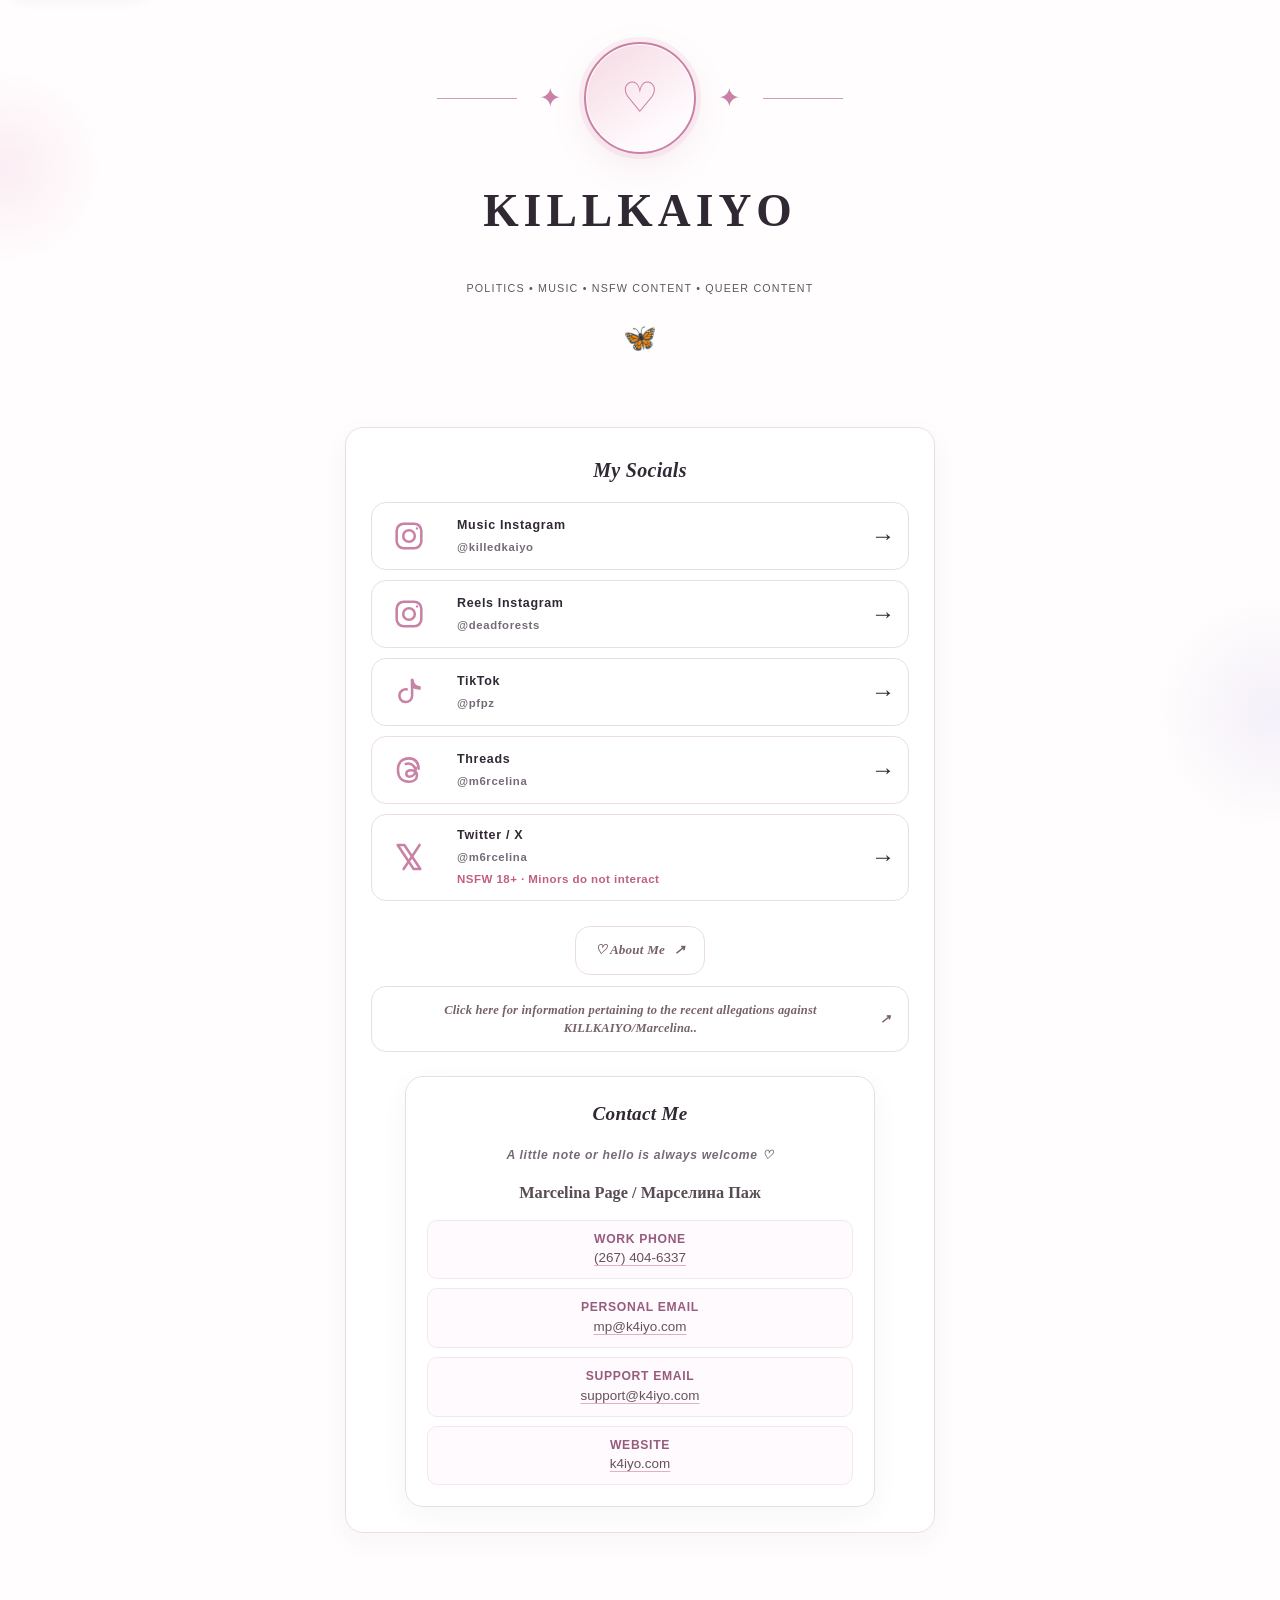
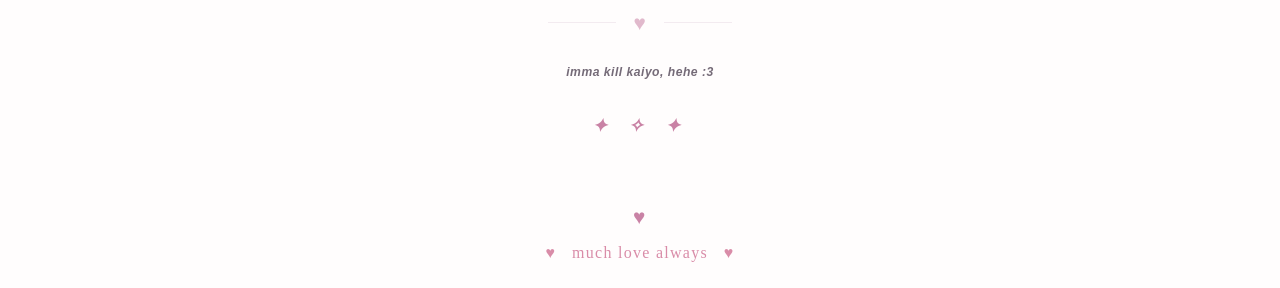
<file: index.html>
<!DOCTYPE html>
<html lang="en">
<head>
  <meta name="google-adsense-account" content="ca-pub-4847884299978433">
  <meta charset="UTF-8">
  <meta name="viewport" content="width=device-width, initial-scale=1">
  <meta name="theme-color" content="#fbf7f8">
  <meta name="description" content="Find and connect with KILLKAIYO across social platforms.">
  <title>}|{</title>
  <style>
    :root {
      color-scheme: light;
      --paper: #fbf7f8;
      --ink: #242126;
      --muted: #777078;
      --pink: #d98ca8;
      --pink-soft: #f3c9d7;
      --pink-pale: #fffafd;
      --line: #f0c4d2;
      --serif: "Bodoni 72", Didot, "Times New Roman", serif;
      --sans: -apple-system, BlinkMacSystemFont, "Segoe UI", sans-serif;
    }

    * { box-sizing: border-box; }

    html { min-height: 100%; scroll-behavior: smooth; }

    body {
      margin: 0;
      min-height: 100vh;
      background:
        radial-gradient(ellipse at 50% 0%, rgba(242, 205, 218, .23), transparent 38rem),
        var(--paper);
      color: var(--ink);
      font-family: var(--sans);
      display: flex;
      flex-direction: column;
    }

    main {
      width: min(100% - 36px, 650px);
      margin: 0 auto;
      padding: 58px 0 36px;
      flex: 1;
    }

    .hero {
      text-align: center;
      padding: 0 0 20px;
    }

    .ornament {
      display: flex;
      align-items: center;
      justify-content: center;
      gap: 22px;
      margin: 0 auto 20px;
      color: var(--pink);
    }

    .ornament-line {
      width: clamp(36px, 12vw, 80px);
      height: 1px;
      background: var(--pink);
      opacity: .8;
    }

    .avatar {
      width: 112px;
      height: 112px;
      display: grid;
      place-items: center;
      border-radius: 50%;
      border: 2px solid var(--pink);
      outline: 5px solid rgba(217, 140, 168, .12);
      background: linear-gradient(145deg, #f5d8e2, #fffafd 75%);
      color: var(--pink);
      font-size: 42px;
      line-height: 1;
      box-shadow: 0 0 0 1px #fff inset;
    }

    .sparkle {
      font-family: var(--serif);
      font-size: 27px;
      line-height: 1;
    }

    h1 {
      margin: 30px 0 13px;
      font-family: var(--serif);
      font-weight: 400;
      font-size: clamp(2.2rem, 8vw, 3.25rem);
      letter-spacing: .16em;
      line-height: 1.2;
    }

    .tagline {
      margin: 0;
      color: #5e5860;
      font-size: .64rem;
      letter-spacing: .20em;
      line-height: 1.9;
      text-transform: uppercase;
    }

    .butterfly {
      margin: 18px 0 0;
      color: var(--pink);
      font-size: 27px;
    }

    .socials {
      margin: 42px 0 0;
    }

    h2 {
      margin: 0 0 24px;
      text-align: center;
      font-family: var(--serif);
      font-size: 1.8rem;
      font-weight: 400;
      font-style: italic;
      letter-spacing: .035em;
    }

    .link-list {
      display: grid;
      gap: 13px;
    }

    .social-link {
      display: grid;
      grid-template-columns: 52px 1fr 22px;
      align-items: center;
      gap: 18px;
      min-height: 82px;
      padding: 15px 22px;
      border: 1px solid var(--line);
      border-radius: 999px;
      background: rgba(255, 250, 253, .48);
      color: var(--ink);
      text-decoration: none;
      transition: transform .18s ease, background .18s ease, border-color .18s ease, box-shadow .18s ease;
      -webkit-tap-highlight-color: transparent;
    }

    .social-link:hover,
    .social-link:focus-visible {
      background: #fffafd;
      border-color: var(--pink);
      box-shadow: 0 7px 24px rgba(192, 111, 143, .09);
      transform: translateY(-2px);
      outline: none;
    }

    .social-link:focus-visible {
      outline: 2px solid var(--pink);
      outline-offset: 4px;
    }

    .platform-icon {
      display: grid;
      place-items: center;
      width: 44px;
      height: 44px;
      color: var(--pink);
    }

    .platform-icon svg {
      width: 34px;
      height: 34px;
      display: block;
      fill: none;
      stroke: currentColor;
      stroke-width: 1.8;
      stroke-linecap: round;
      stroke-linejoin: round;
    }

    .platform-icon .filled {
      fill: currentColor;
      stroke: none;
    }

    .link-copy { min-width: 0; }

    .platform-name {
      display: block;
      font-family: var(--serif);
      font-size: 1.2rem;
      letter-spacing: .025em;
    }

    .handle {
      display: block;
      margin-top: 4px;
      color: var(--muted);
      font-size: .88rem;
      letter-spacing: .12em;
      overflow-wrap: anywhere;
    }

    .arrow {
      color: var(--ink);
      font-size: 1.5rem;
      font-weight: 300;
      transition: transform .18s ease;
    }

    .social-link:hover .arrow,
    .social-link:focus-visible .arrow { transform: translateX(3px); }

    .about-wrap {
      margin: 18px auto 0;
      text-align: center;
    }

    .about-link {
      display: inline-flex;
      align-items: center;
      justify-content: center;
      gap: 9px;
      padding: 9px 19px;
      border: 1px solid #ead5de;
      border-radius: 999px;
      background: rgba(255, 250, 253, .42);
      color: #76616b;
      font-family: var(--serif);
      font-size: .94rem;
      font-style: italic;
      letter-spacing: .04em;
      text-decoration: none;
      transition: background .18s ease, border-color .18s ease, transform .18s ease;
    }

    .about-link:hover,
    .about-link:focus-visible {
      background: #fffafd;
      border-color: var(--pink);
      transform: translateY(-1px);
      outline: none;
    }

    .about-link:focus-visible {
      outline: 2px solid var(--pink);
      outline-offset: 3px;
    }


    .allegations-link {
      margin-top: 10px;
      max-width: 100%;
      white-space: normal;
      line-height: 1.5;
    }

    .contact-card {
      width: min(100%, 470px);
      margin: 24px auto 0;
      padding: 21px 22px 20px;
      border: 1px solid #f1d6e0;
      border-radius: 22px;
      background: rgba(255, 250, 253, .52);
      text-align: center;
    }

    .contact-card h2 {
      margin: 0 0 5px;
      font-size: 1.45rem;
    }

    .contact-intro {
      margin: 0 0 16px;
      color: var(--muted);
      font-family: var(--serif);
      font-size: .88rem;
      font-style: italic;
    }

    .contact-name {
      margin: 0 0 13px;
      color: #594c54;
      font-family: var(--serif);
      font-size: 1rem;
      line-height: 1.6;
    }

    .contact-details {
      display: grid;
      gap: 9px;
      font-size: .84rem;
      line-height: 1.55;
    }

    .contact-details p {
      margin: 0;
      overflow-wrap: anywhere;
    }

    .contact-label {
      display: block;
      color: #9a7182;
      font-size: .68rem;
      letter-spacing: .12em;
      text-transform: uppercase;
    }

    .contact-details a {
      color: #66515b;
      text-decoration-color: #e4afc2;
      text-underline-offset: 3px;
    }

    .closing {
      margin: 42px 0 0;
      text-align: center;
      color: var(--muted);
      font-family: var(--serif);
      font-size: .98rem;
      font-style: italic;
      line-height: 1.9;
      letter-spacing: .02em;
    }

    .heart-divider {
      display: flex;
      align-items: center;
      justify-content: center;
      gap: 18px;
      margin-bottom: 18px;
      color: var(--pink);
      font-size: 1.3rem;
    }

    .heart-divider::before,
    .heart-divider::after {
      content: "";
      width: 68px;
      height: 1px;
      background: var(--line);
    }

    .stars {
      margin: 25px 0 0;
      color: var(--pink);
      letter-spacing: .45em;
      font-size: 1.15rem;
    }

    footer {
      position: relative;
      padding: 25px 18px 30px;
      color: #8a7c84;
      text-align: center;
      font-size: .72rem;
      letter-spacing: .14em;
    }

    .footer-heart {
      display: inline-block;
      color: var(--pink);
      font-size: 1.3rem;
      margin-bottom: 5px;
    }

    @media (max-width: 480px) {
      main { padding-top: 40px; }
      .avatar { width: 96px; height: 96px; font-size: 36px; }
      .social-link { grid-template-columns: 42px 1fr 18px; gap: 12px; min-height: 76px; padding: 13px 17px; }
      .platform-icon { width: 38px; height: 38px; }
      .platform-icon svg { width: 30px; height: 30px; }
      .platform-name { font-size: 1.1rem; }
      .handle { font-size: .8rem; }
      .tagline { letter-spacing: .13em; font-size: .59rem; }
      .socials { margin-top: 34px; }
    }

    @media (prefers-reduced-motion: reduce) {
      *, *::before, *::after {
        scroll-behavior: auto !important;
        transition-duration: .01ms !important;
        animation-duration: .01ms !important;
      }
    }
  

/* KILLKAIYO refreshed visual system */
:root {
  --ink: #29232d;
  --muted: #766d79;
  --pink: #d98caf;
  --pink-deep: #a85f88;
  --pink-soft: #f8e5ee;
  --lilac: #e9e1f7;
  --blue-soft: #e5f2f8;
  --paper: #fffafd;
  --line: #efdae7;
  --shadow: 0 22px 70px rgba(116, 76, 103, .09);
}
html { scroll-behavior: smooth; }
body {
  background-color: var(--paper);
  background-image:
    radial-gradient(ellipse at 8% 5%, rgba(248, 220, 235, .72), transparent 34rem),
    radial-gradient(ellipse at 94% 88%, rgba(220, 237, 248, .68), transparent 36rem),
    radial-gradient(ellipse at 50% 48%, rgba(239, 230, 249, .24), transparent 42rem);
}
::selection { background: #f4cfe0; color: #332635; }
a { transition: color .2s ease, background .2s ease, border-color .2s ease, transform .2s ease, box-shadow .2s ease; }
a:focus-visible {
  outline: 3px solid rgba(169, 103, 145, .55);
  outline-offset: 4px;
  border-radius: 5px;
}
h1, h2 { text-wrap: balance; }
@media (prefers-reduced-motion: reduce) {
  *, *::before, *::after { scroll-behavior: auto !important; transition-duration: .01ms !important; animation-duration: .01ms !important; }
}

/* Homepage refinements */
main { width: min(100% - 34px, 660px); padding-top: clamp(34px, 7vw, 64px); padding-bottom: 42px; }
.hero { padding-bottom: 28px; }
.avatar { box-shadow: 0 12px 34px rgba(193, 126, 159, .13), 0 0 0 1px #fff inset; }
h1 { letter-spacing: .13em; }
.tagline { max-width: 38rem; margin-inline: auto; line-height: 2.1; }
.socials, .contact-card {
  border: 1px solid rgba(239, 218, 231, .9);
  border-radius: 26px;
  background: rgba(255, 255, 255, .72);
  box-shadow: var(--shadow);
  backdrop-filter: blur(12px);
}
.socials { padding: clamp(20px, 5vw, 32px); }
.socials h2 { margin-bottom: 19px; }
.social-link, .about-link {
  border-radius: 15px;
  min-height: 54px;
  box-shadow: 0 5px 18px rgba(116, 76, 103, .045);
}
.social-link:hover, .about-link:hover {
  transform: translateY(-2px);
  box-shadow: 0 11px 25px rgba(116, 76, 103, .10);
}
.about-link { margin-top: 11px; }
.allegations-link { line-height: 1.5; padding: 14px 18px; }
.contact-card { padding: 25px clamp(18px, 4vw, 30px); }
.contact-details { gap: 13px; }
.contact-details p { padding: 11px 12px; border-radius: 12px; background: rgba(250, 241, 247, .72); }
.closing { padding-top: 28px; }
footer { padding-bottom: 22px; }
@media (max-width: 480px) {
  main { width: min(100% - 26px, 660px); }
  .tagline { letter-spacing: .13em; font-size: .61rem; }
  .socials { border-radius: 21px; }
}


.skip-link { position:absolute; left:12px; top:-60px; z-index:20; padding:10px 14px; border-radius:10px; background:#fff; color:#5c3e55; box-shadow:0 5px 20px #0002; }
.skip-link:focus { top:12px; }


/* Refined layout: quieter surfaces, consistent type scale, clearer hierarchy */
:root {
  --ink: #302934;
  --muted: #756b78;
  --pink: #c982a5;
  --pink-deep: #965c7d;
  --pink-soft: #f7eaf1;
  --lavender-soft: #f1edf8;
  --paper: #fffdfd;
  --line: #eadde6;
  --serif: "Iowan Old Style", "Palatino Linotype", "Book Antiqua", Georgia, serif;
  --sans: -apple-system, BlinkMacSystemFont, "Segoe UI", sans-serif;
}
body {
  color: var(--ink);
  background: #fffdfd;
  font-family: var(--sans);
  line-height: 1.7;
}
h1, h2, h3, .headline, .name {
  font-family: var(--serif);
  font-weight: 600;
  letter-spacing: .015em;
}
p { margin-block: 0 1.05em; }
small, .tag, .sub, .eyebrow, .dek, .byline, .contact-label, .contact-intro,
.handle, .platform-name, .foot, .footer, .closing {
  font-family: var(--sans);
}
.tag, .sub, .eyebrow, .contact-label, .contact-intro, .platform-name,
.handle, .byline, .foot {
  font-size: .76rem;
  font-weight: 650;
  letter-spacing: .055em;
  line-height: 1.55;
}
.panel, .paper, .socials, .contact-card {
  background: #fff;
  border: 1px solid var(--line);
  box-shadow: 0 8px 28px rgba(70, 48, 65, .045);
  backdrop-filter: none;
}
.panel, .paper, .socials, .contact-card { border-radius: 18px; }
.rule, .heart-divider { opacity: .55; }
a { text-decoration-thickness: 1px; text-underline-offset: 3px; }
a:hover { color: var(--pink-deep); }
.social-link, .about-link {
  box-shadow: none;
  border: 1px solid var(--line);
  background: #fff;
  min-height: 49px;
}
.social-link:hover, .about-link:hover {
  background: var(--pink-soft);
  box-shadow: none;
  transform: translateY(-1px);
}
.contact-details p {
  margin: 0;
  padding: 9px 11px;
  border: 1px solid #f1e8ee;
  border-radius: 10px;
  background: #fffafd;
  overflow-wrap: anywhere;
}
.contact-name { font-family: var(--serif); font-weight: 650; font-size: 1.02rem; }
.contact-label { color: var(--pink-deep); text-transform: uppercase; }
.skip-link { font-family: var(--sans); }
@media (max-width: 600px) {
  body { line-height: 1.68; }
  .panel, .paper, .socials, .contact-card { border-radius: 15px; }
}


main { width: min(100% - 32px, 590px); padding: 42px 0 30px; }
.hero { padding-bottom: 23px; }
h1 { font-size: clamp(2.1rem, 7vw, 2.85rem); letter-spacing: .11em; }
.tagline { font-size: .67rem; line-height: 1.8; letter-spacing: .11em; }
.socials { padding: clamp(18px, 4vw, 25px); }
.socials h2 { font-size: 1.25rem; margin: 0 0 15px; }
.link-list { gap: 10px; }
.social-link { padding: 11px 15px; }
.platform-name { font-size: .78rem; }
.handle { font-size: .71rem; color: var(--muted); font-weight: 600; }
.about-wrap { margin-top: 14px; }
.about-link { font-size: .82rem; font-weight: 650; letter-spacing: .015em; }
.allegations-link { font-size: .78rem; line-height: 1.45; }
.contact-card { margin-top: 24px; padding: 21px; }
.contact-card h2 { font-size: 1.2rem; margin-top: 0; }
.contact-details { gap: 9px; }
.closing { font-size: .76rem; font-weight: 650; letter-spacing: .04em; }
@media(max-width:480px) {
  main { width: min(100% - 26px, 590px); padding-top: 30px; }
  .tagline { font-size: .62rem; letter-spacing: .08em; }
}



/* Interactive motion layer — restrained, touch-friendly, reduced-motion aware */
:root {
  --motion-pink: #d58caf;
  --motion-lilac: #b9a6d8;
  --motion-blue: #a8cddd;
}
body { overflow-x: hidden; }
.motion-orb {
  position: fixed; z-index: -1; pointer-events: none; border-radius: 50%;
  filter: blur(2px); opacity: .28; mix-blend-mode: multiply;
  animation: orb-drift 17s ease-in-out infinite alternate;
}
.motion-orb.orb-one {
  width: 190px; height: 190px; top: 8vh; left: -90px;
  background: radial-gradient(circle, #f3c6dc 0%, rgba(243,198,220,0) 72%);
}
.motion-orb.orb-two {
  width: 230px; height: 230px; right: -110px; bottom: 8vh;
  background: radial-gradient(circle, #d9d0f0 0%, rgba(217,208,240,0) 72%);
  animation-delay: -7s;
}
@keyframes orb-drift {
  from { transform: translate3d(0,-10px,0) scale(.94); }
  to { transform: translate3d(25px,24px,0) scale(1.08); }
}
@keyframes fade-rise {
  from { opacity: 0; transform: translateY(13px); }
  to { opacity: 1; transform: translateY(0); }
}
@keyframes soft-pulse {
  0%,100% { box-shadow: 0 0 0 0 rgba(213,140,175,0); }
  50% { box-shadow: 0 0 0 6px rgba(213,140,175,.10); }
}
@keyframes twinkle {
  0%,100% { opacity: .35; transform: scale(.85) rotate(0deg); }
  50% { opacity: .9; transform: scale(1.12) rotate(18deg); }
}
main, .wrap { animation: fade-rise .75s cubic-bezier(.2,.7,.2,1) both; }
.socials, .panel, .paper, .contact-card {
  transition: transform .28s ease, box-shadow .28s ease, border-color .28s ease;
}
.social-link, .about-link, button, [role="button"] {
  touch-action: manipulation;
  -webkit-tap-highlight-color: rgba(213,140,175,.16);
  transition: transform .2s ease, background .2s ease, box-shadow .2s ease, border-color .2s ease;
}
.social-link:active, .about-link:active, button:active, [role="button"]:active {
  transform: scale(.975);
}
.interactive-tilt { transform-style: preserve-3d; will-change: transform; }
.motion-spark {
  position: fixed; z-index: 5; pointer-events: none; font-size: 13px;
  color: var(--motion-pink); opacity: 0;
  animation: spark-pop .72s ease-out forwards;
}
@keyframes spark-pop {
  0% { opacity: 0; transform: translate(-50%,-30%) scale(.4) rotate(-20deg); }
  25% { opacity: .85; }
  100% { opacity: 0; transform: translate(-50%,-125%) scale(1.25) rotate(25deg); }
}
.motion-hint {
  display: inline-block; margin-top: 10px; color: var(--muted);
  font: 600 .68rem/1.5 var(--sans); letter-spacing: .035em;
}
.motion-hint .twinkle { display: inline-block; animation: twinkle 2.4s ease-in-out infinite; }
@media (hover:hover) and (pointer:fine) {
  .social-link:hover, .about-link:hover { transform: translateY(-3px); }
  .socials:hover, .panel:hover, .paper:hover, .contact-card:hover {
    border-color: #e3c8d8;
    box-shadow: 0 13px 34px rgba(70,48,65,.075);
  }
}
@media (hover:none) {
  .social-link:active, .about-link:active { background: #f9edf3; }
}
@media (prefers-reduced-motion: reduce) {
  *, *::before, *::after {
    animation-duration: .01ms !important; animation-iteration-count: 1 !important;
    transition-duration: .01ms !important; scroll-behavior: auto !important;
  }
  .interactive-tilt { transform: none !important; }
}


a:focus-visible, button:focus-visible { outline: 2px solid #b8799b; outline-offset: 4px; }
</style>
</head>
<body>
<a class="skip-link" href="#main-content">Skip to content</a>
  <main id="main-content">
    <header class="hero">
      <div class="ornament" aria-hidden="true">
        <span class="ornament-line"></span>
        <span class="sparkle">✦</span>
        <div class="avatar" aria-hidden="true">♡</div>
        <span class="sparkle">✦</span>
        <span class="ornament-line"></span>
      </div>

      <h1>KILLKAIYO</h1>
      <p class="tagline">Politics <span aria-hidden="true">•</span> Music <span aria-hidden="true">•</span> NSFW content <span aria-hidden="true">•</span> Queer content</p>
      <p class="butterfly" aria-hidden="true">🦋</p>
    </header>

    <section class="socials" aria-labelledby="socials-heading">
      <h2 id="socials-heading">My Socials</h2>

      <nav class="link-list" aria-label="Social media accounts">
        <a class="social-link" href="https://www.instagram.com/killedkaiyo/" target="_blank" rel="noopener noreferrer">
          <span class="platform-icon" aria-hidden="true">
            <svg viewBox="0 0 24 24"><rect x="3.3" y="3.3" width="17.4" height="17.4" rx="5"></rect><circle cx="12" cy="12" r="4.1"></circle><circle cx="17.6" cy="6.7" r=".8" class="filled"></circle></svg>
          </span>
          <span class="link-copy"><span class="platform-name">Music Instagram</span><span class="handle">@killedkaiyo</span></span>
          <span class="arrow" aria-hidden="true">→</span>
        </a>

        <a class="social-link" href="https://www.instagram.com/deadforests/" target="_blank" rel="noopener noreferrer">
          <span class="platform-icon" aria-hidden="true">
            <svg viewBox="0 0 24 24"><rect x="3.3" y="3.3" width="17.4" height="17.4" rx="5"></rect><circle cx="12" cy="12" r="4.1"></circle><circle cx="17.6" cy="6.7" r=".8" class="filled"></circle></svg>
          </span>
          <span class="link-copy"><span class="platform-name">Reels Instagram</span><span class="handle">@deadforests</span></span>
          <span class="arrow" aria-hidden="true">→</span>
        </a>

        <a class="social-link" href="https://www.tiktok.com/@pfpz" target="_blank" rel="noopener noreferrer">
          <span class="platform-icon" aria-hidden="true">
            <svg viewBox="0 0 24 24"><path d="M14.2 3.5v11.1a4.5 4.5 0 1 1-3.8-4.45"></path><path d="M14.2 3.5c.6 3.1 2.5 4.9 5.2 5.1"></path><path d="M14.2 3.5v4.2c1.5 1.2 3.2 1.8 5.2 1.9"></path></svg>
          </span>
          <span class="link-copy"><span class="platform-name">TikTok</span><span class="handle">@pfpz</span></span>
          <span class="arrow" aria-hidden="true">→</span>
        </a>

        <a class="social-link" href="https://www.threads.net/@m6rcelina" target="_blank" rel="noopener noreferrer">
          <span class="platform-icon" aria-hidden="true">
            <svg viewBox="0 0 24 24"><path d="M18.8 11.1c-.2-4.7-2.8-7.3-7-7.3-4.8 0-7.6 3.1-7.6 8.2 0 5.3 2.9 8.3 7.7 8.3 3.4 0 5.7-1.7 5.7-4.4 0-2.3-1.5-3.7-4.1-3.7-2.1 0-3.4 1-3.4 2.5 0 1.2.9 2 2.2 2 2.8 0 4.5-2.6 4.5-6.2"></path><path d="M9.7 7.8c1.2-.5 2.6-.4 3.8.1 1.2.5 2.1 1.5 2.7 2.8"></path></svg>
          </span>
          <span class="link-copy"><span class="platform-name">Threads</span><span class="handle">@m6rcelina</span></span>
          <span class="arrow" aria-hidden="true">→</span>
        </a>

        <a class="social-link" href="https://x.com/m6rcelina" target="_blank" rel="noopener noreferrer">
          <span class="platform-icon" aria-hidden="true">
            <svg viewBox="0 0 24 24"><path d="M4 3.5h4.7L20 20.5h-4.7L4 3.5Z"></path><path d="M19.5 3.5 8.2 20.5"></path></svg>
          </span>
          <span class="link-copy"><span class="platform-name">Twitter / X</span><span class="handle">@m6rcelina</span><span class="handle" style="color:#c15f83;font-size:.72rem;letter-spacing:.04em;font-weight:600;">NSFW 18+ · Minors do not interact</span></span>
          <span class="arrow" aria-hidden="true">→</span>
        </a>
      </nav>

      <div class="about-wrap">
        <a class="about-link" href="/am">
          ♡ About Me <span aria-hidden="true">↗</span>
        </a>
        <a class="about-link allegations-link" href="/dc">
          Click here for information pertaining to the recent allegations against KILLKAIYO/Marcelina.. <span aria-hidden="true">↗</span>
        </a>
      </div>

      <section class="contact-card" aria-labelledby="contact-heading">
        <h2 id="contact-heading">Contact Me</h2>
        <p class="contact-intro">A little note or hello is always welcome ♡</p>
        <p class="contact-name"><strong>Marcelina Page / Марселина Паж</strong></p>
        <div class="contact-details">
          <p><span class="contact-label">Work Phone</span><a href="tel:+12674046337">(267) 404-6337</a></p>
          <p><span class="contact-label">Personal Email</span><a href="mailto:mp@k4iyo.com">mp@k4iyo.com</a></p>
          <p><span class="contact-label">Support Email</span><a href="mailto:support@k4iyo.com">support@k4iyo.com</a></p>
          <p><span class="contact-label">Website</span><a href="https://k4iyo.com/" target="_blank" rel="noopener noreferrer">k4iyo.com</a></p>
        </div>
      </section>
    </section>

    <section class="closing" aria-label="Closing message">
      <div class="heart-divider" aria-hidden="true">♥</div>
      <p>imma kill kaiyo, hehe :3</p>
      <p class="stars" aria-hidden="true">✦ ✧ ✦</p>
    </section>
  </main>

  <footer>
    <div class="footer-heart" aria-hidden="true">♥</div>
    <div style="color:#d98ca8; font-family:Georgia,serif; font-size:1rem; letter-spacing:.08em;">♥ &nbsp; much love always &nbsp; ♥</div>
  </footer>


<script>
(() => {
  const reduceMotion = window.matchMedia('(prefers-reduced-motion: reduce)').matches;
  const finePointer = window.matchMedia('(hover: hover) and (pointer: fine)').matches;

  // Add two ambient color orbs without changing the page content.
  if (!reduceMotion) {
    ['orb-one', 'orb-two'].forEach(cls => {
      const orb = document.createElement('span');
      orb.className = 'motion-orb ' + cls;
      orb.setAttribute('aria-hidden', 'true');
      document.body.appendChild(orb);
    });
  }

  // Gentle pointer tilt on larger interactive surfaces; disabled on touch.
  if (finePointer && !reduceMotion) {
    document.querySelectorAll('.socials, .panel, .paper, .contact-card').forEach(card => {
      card.classList.add('interactive-tilt');
      card.addEventListener('pointermove', event => {
        const r = card.getBoundingClientRect();
        const x = (event.clientX - r.left) / r.width - .5;
        const y = (event.clientY - r.top) / r.height - .5;
        card.style.transform = `perspective(900px) rotateX(${(-y * 1.25).toFixed(2)}deg) rotateY(${(x * 1.25).toFixed(2)}deg)`;
      });
      card.addEventListener('pointerleave', () => { card.style.transform = ''; });
    });
  }

  // Small sparkle feedback on tap/click; respects reduced-motion settings.
  if (!reduceMotion) {
    const makeSpark = (x, y) => {
      const spark = document.createElement('span');
      spark.className = 'motion-spark';
      spark.textContent = ['✦', '♡', '✧'][Math.floor(Math.random() * 3)];
      spark.style.left = x + 'px';
      spark.style.top = y + 'px';
      spark.setAttribute('aria-hidden', 'true');
      document.body.appendChild(spark);
      spark.addEventListener('animationend', () => spark.remove(), { once: true });
    };
    document.addEventListener('click', event => {
      if (event.target.closest('a, button, [role="button"]')) makeSpark(event.clientX, event.clientY);
    }, { passive: true });
  }

  // Add a small motion cue beneath the main page title when space allows.
  const title = document.querySelector('h1, .headline');
  if (title && !document.querySelector('.motion-hint')) {
    const hint = document.createElement('div');
    hint.className = 'motion-hint';
    title.insertAdjacentElement('afterend', hint);
  }
})();
</script>

</body>
</html>
</file>
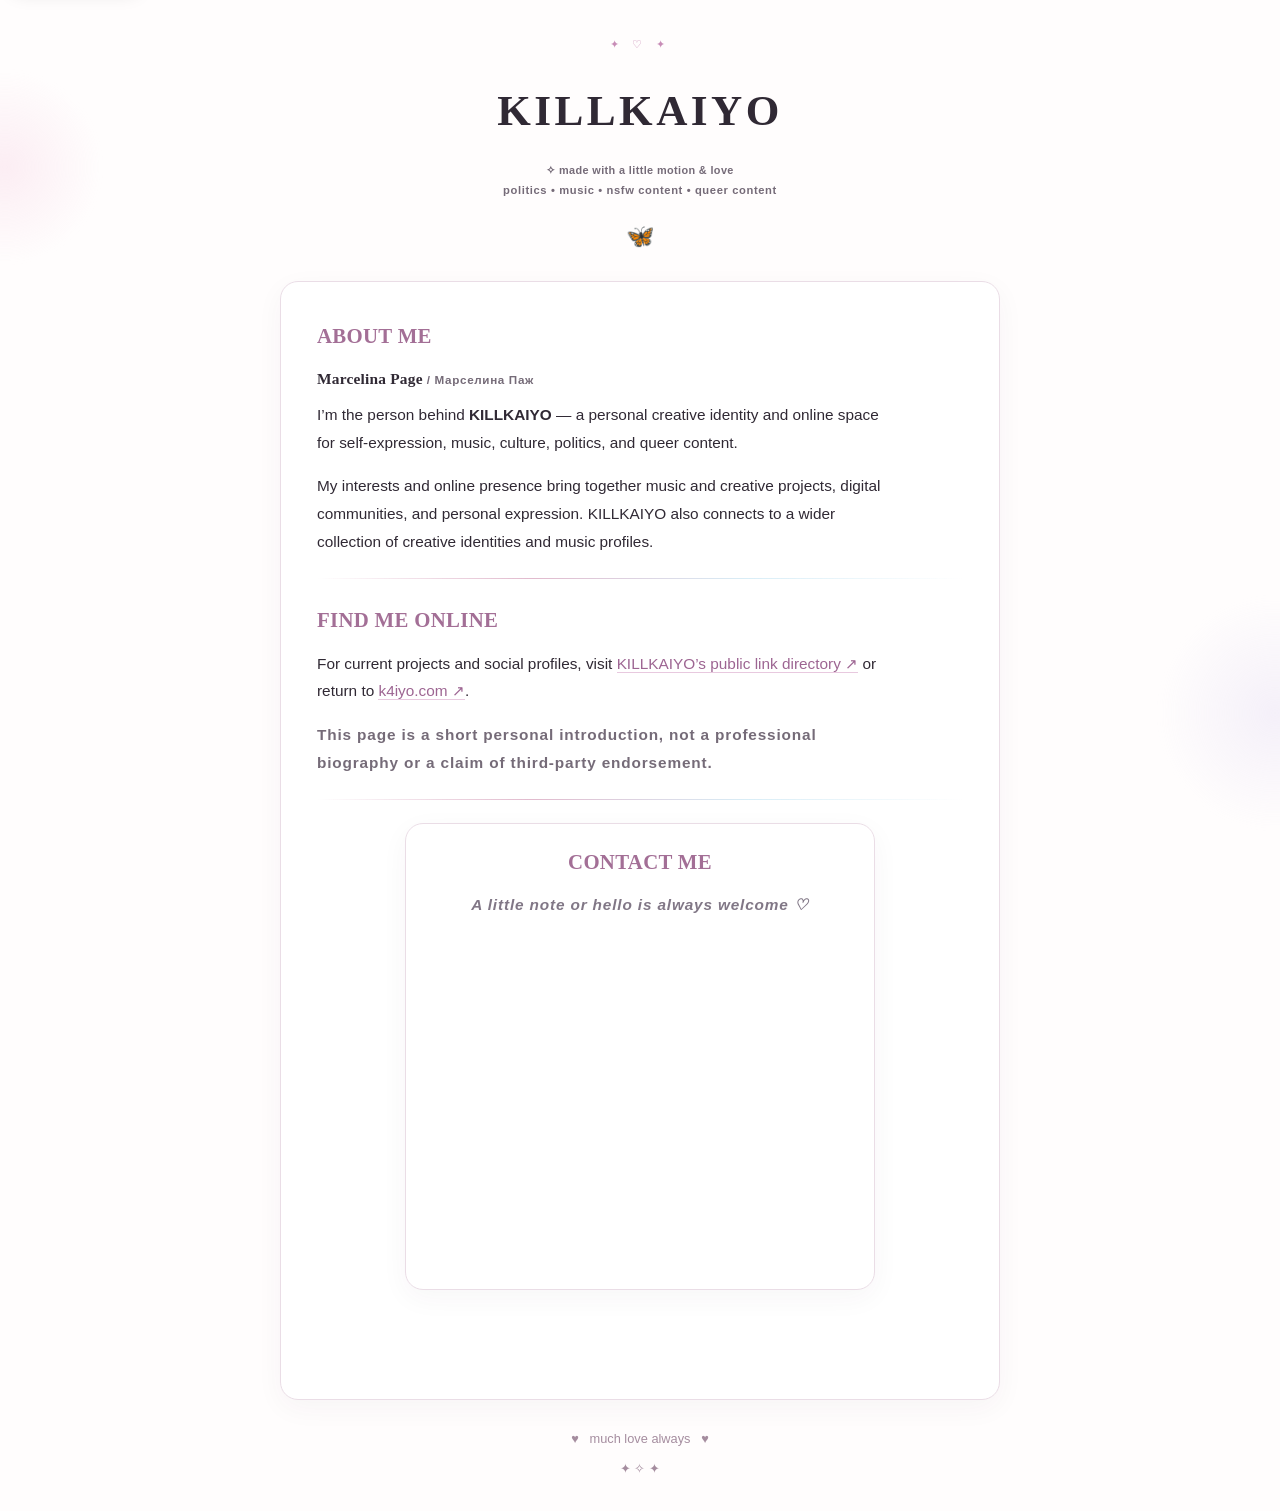
<file: am/index.html>
<!doctype html>
<html lang="en">
<head>
<meta charset="utf-8"><meta name="viewport" content="width=device-width,initial-scale=1">
<meta name="theme-color" content="#fff8fc"><meta name="description" content="About Marcelina Page, also known as KILLKAIYO.">
<title>About Me — KILLKAIYO</title>
<style>
:root{--ink:#29232d;--muted:#827887;--pink:#e9a9cb;--blue:#b9dff0;--lav:#d9c9f1;--paper:#fffafd;--line:#f0dfeb}*{box-sizing:border-box}body{margin:0;background:radial-gradient(ellipse at 12% 8%,#fce8f3 0,transparent 34%),radial-gradient(ellipse at 90% 90%,#e9f6fc 0,transparent 35%),var(--paper);color:var(--ink);font:15px/1.8 ui-sans-serif,system-ui,-apple-system,"Segoe UI",sans-serif;min-height:100vh}.wrap{width:min(760px,calc(100% - 36px));margin:0 auto;padding:54px 0 44px}.spark{text-align:center;color:#c88db7;letter-spacing:.8em;font-size:14px}.top{text-align:center;padding:28px 0 34px}h1{font-size:clamp(2.1rem,7vw,3.2rem);letter-spacing:.13em;font-weight:650;margin:0 0 5px}.tag{color:var(--muted);font-size:.78rem;letter-spacing:.12em;text-transform:lowercase}.butterfly{font-size:23px;margin-top:18px}.panel{background:#ffffffc9;border:1px solid var(--line);border-radius:20px;padding:clamp(22px,5vw,38px);box-shadow:0 16px 50px #d9b8cf20}h2{font-size:.82rem;letter-spacing:.2em;text-transform:uppercase;font-weight:650;margin:0 0 17px;color:#a36f96}.name{font-size:1.35rem;font-weight:600;margin:0 0 8px}.sub{color:var(--muted);font-size:.9rem}.rule{height:1px;background:linear-gradient(90deg,transparent,var(--pink),var(--blue),transparent);margin:25px 0}a{color:#9d6592;text-decoration:none;border-bottom:1px solid #e8c9df}a:hover{color:#6e4772}.footer{text-align:center;color:#a58d9f;font-size:.8rem;margin-top:28px}.heart{color:#d98ab7}

.contact-card{width:min(100%,470px);margin:24px auto 0;padding:21px 22px 20px;border:1px solid #f1d6e0;border-radius:22px;background:rgba(255,250,253,.62);text-align:center;font-family:ui-sans-serif,system-ui,-apple-system,"Segoe UI",sans-serif}
.contact-card h2{margin:0 0 5px;font-size:1.45rem}
.contact-intro{margin:0 0 16px;color:#817786;font-family:Georgia,serif;font-size:.88rem;font-style:italic}
.contact-name{margin:0 0 13px;color:#594c54;font-family:Georgia,serif;font-size:1rem;line-height:1.6}
.contact-details{display:grid;gap:9px;font-size:.84rem;line-height:1.55}
.contact-details p{margin:0;overflow-wrap:anywhere}
.contact-label{display:block;color:#9a7182;font-size:.68rem;letter-spacing:.12em;text-transform:uppercase}
.contact-details a{color:#66515b;text-decoration:underline;text-decoration-color:#e4afc2;text-underline-offset:3px}
.about-link{display:inline-flex;align-items:center;justify-content:center;padding:10px 19px;border:1px solid #ead5de;border-radius:999px;background:linear-gradient(110deg,#fff5fa,#f4faff);color:#795574;text-decoration:none;font:italic .94rem Georgia,serif}



/* KILLKAIYO refreshed visual system */
:root {
  --ink: #29232d;
  --muted: #766d79;
  --pink: #d98caf;
  --pink-deep: #a85f88;
  --pink-soft: #f8e5ee;
  --lilac: #e9e1f7;
  --blue-soft: #e5f2f8;
  --paper: #fffafd;
  --line: #efdae7;
  --shadow: 0 22px 70px rgba(116, 76, 103, .09);
}
html { scroll-behavior: smooth; }
body {
  background-color: var(--paper);
  background-image:
    radial-gradient(ellipse at 8% 5%, rgba(248, 220, 235, .72), transparent 34rem),
    radial-gradient(ellipse at 94% 88%, rgba(220, 237, 248, .68), transparent 36rem),
    radial-gradient(ellipse at 50% 48%, rgba(239, 230, 249, .24), transparent 42rem);
}
::selection { background: #f4cfe0; color: #332635; }
a { transition: color .2s ease, background .2s ease, border-color .2s ease, transform .2s ease, box-shadow .2s ease; }
a:focus-visible {
  outline: 3px solid rgba(169, 103, 145, .55);
  outline-offset: 4px;
  border-radius: 5px;
}
h1, h2 { text-wrap: balance; }
@media (prefers-reduced-motion: reduce) {
  *, *::before, *::after { scroll-behavior: auto !important; transition-duration: .01ms !important; animation-duration: .01ms !important; }
}

/* About page refinements */
.wrap { width: min(780px, calc(100% - 34px)); padding: clamp(30px, 7vw, 62px) 0 42px; }
.top { padding: 25px 0 30px; }
.panel {
  border: 1px solid rgba(239, 218, 231, .95);
  border-radius: 26px;
  background: rgba(255, 255, 255, .78);
  box-shadow: var(--shadow);
  backdrop-filter: blur(12px);
  padding: clamp(24px, 6vw, 46px);
}
.panel p { max-width: 66ch; }
.panel h2 { margin-top: 8px; }
.rule { margin: 30px 0; }
.contact-card { box-shadow: var(--shadow); background: rgba(255,255,255,.78); }
.contact-details p { padding: 10px 12px; border-radius: 12px; background: rgba(250,241,247,.72); }
.about-link { display: inline-flex; justify-content: center; align-items: center; min-height: 48px; padding: 12px 22px; border-radius: 999px; background: linear-gradient(135deg,#f9e6ef,#f0eafa); border: 1px solid #efd5e4; }
.about-link:hover { transform: translateY(-2px); box-shadow: 0 10px 24px rgba(116,76,103,.1); }
@media(max-width:480px) { .wrap { width: min(100% - 26px, 780px); } }


.skip-link { position:absolute; left:12px; top:-60px; z-index:20; padding:10px 14px; border-radius:10px; background:#fff; color:#5c3e55; box-shadow:0 5px 20px #0002; }
.skip-link:focus { top:12px; }


/* Refined layout: quieter surfaces, consistent type scale, clearer hierarchy */
:root {
  --ink: #302934;
  --muted: #756b78;
  --pink: #c982a5;
  --pink-deep: #965c7d;
  --pink-soft: #f7eaf1;
  --lavender-soft: #f1edf8;
  --paper: #fffdfd;
  --line: #eadde6;
  --serif: "Iowan Old Style", "Palatino Linotype", "Book Antiqua", Georgia, serif;
  --sans: -apple-system, BlinkMacSystemFont, "Segoe UI", sans-serif;
}
body {
  color: var(--ink);
  background: #fffdfd;
  font-family: var(--sans);
  line-height: 1.7;
}
h1, h2, h3, .headline, .name {
  font-family: var(--serif);
  font-weight: 600;
  letter-spacing: .015em;
}
p { margin-block: 0 1.05em; }
small, .tag, .sub, .eyebrow, .dek, .byline, .contact-label, .contact-intro,
.handle, .platform-name, .foot, .footer, .closing {
  font-family: var(--sans);
}
.tag, .sub, .eyebrow, .contact-label, .contact-intro, .platform-name,
.handle, .byline, .foot {
  font-size: .76rem;
  font-weight: 650;
  letter-spacing: .055em;
  line-height: 1.55;
}
.panel, .paper, .socials, .contact-card {
  background: #fff;
  border: 1px solid var(--line);
  box-shadow: 0 8px 28px rgba(70, 48, 65, .045);
  backdrop-filter: none;
}
.panel, .paper, .socials, .contact-card { border-radius: 18px; }
.rule, .heart-divider { opacity: .55; }
a { text-decoration-thickness: 1px; text-underline-offset: 3px; }
a:hover { color: var(--pink-deep); }
.social-link, .about-link {
  box-shadow: none;
  border: 1px solid var(--line);
  background: #fff;
  min-height: 49px;
}
.social-link:hover, .about-link:hover {
  background: var(--pink-soft);
  box-shadow: none;
  transform: translateY(-1px);
}
.contact-details p {
  margin: 0;
  padding: 9px 11px;
  border: 1px solid #f1e8ee;
  border-radius: 10px;
  background: #fffafd;
  overflow-wrap: anywhere;
}
.contact-name { font-family: var(--serif); font-weight: 650; font-size: 1.02rem; }
.contact-label { color: var(--pink-deep); text-transform: uppercase; }
.skip-link { font-family: var(--sans); }
@media (max-width: 600px) {
  body { line-height: 1.68; }
  .panel, .paper, .socials, .contact-card { border-radius: 15px; }
}


.wrap { width: min(720px, calc(100% - 32px)); padding: 35px 0 32px; }
.spark { font-size: 11px; letter-spacing: .48em; }
.top { padding: 20px 0 25px; }
h1 { font-size: clamp(2rem, 7vw, 2.7rem); letter-spacing: .08em; }
.tag { font-size: .7rem; }
.panel { padding: clamp(21px, 5vw, 36px); }
.panel h2 { font-size: 1.3rem; margin: 0 0 12px; }
.panel p { font-size: .96rem; line-height: 1.8; }
.name { font-size: 1.08rem; font-weight: 650; }
.sub { font-size: .73rem; }
.rule { margin: 23px 0; }
.contact-card { padding: 20px; margin-top: 20px; }
.contact-details { gap: 9px; }
.about-link { font-size: .8rem; font-weight: 650; }



/* Interactive motion layer — restrained, touch-friendly, reduced-motion aware */
:root {
  --motion-pink: #d58caf;
  --motion-lilac: #b9a6d8;
  --motion-blue: #a8cddd;
}
body { overflow-x: hidden; }
.motion-orb {
  position: fixed; z-index: -1; pointer-events: none; border-radius: 50%;
  filter: blur(2px); opacity: .28; mix-blend-mode: multiply;
  animation: orb-drift 17s ease-in-out infinite alternate;
}
.motion-orb.orb-one {
  width: 190px; height: 190px; top: 8vh; left: -90px;
  background: radial-gradient(circle, #f3c6dc 0%, rgba(243,198,220,0) 72%);
}
.motion-orb.orb-two {
  width: 230px; height: 230px; right: -110px; bottom: 8vh;
  background: radial-gradient(circle, #d9d0f0 0%, rgba(217,208,240,0) 72%);
  animation-delay: -7s;
}
@keyframes orb-drift {
  from { transform: translate3d(0,-10px,0) scale(.94); }
  to { transform: translate3d(25px,24px,0) scale(1.08); }
}
@keyframes fade-rise {
  from { opacity: 0; transform: translateY(13px); }
  to { opacity: 1; transform: translateY(0); }
}
@keyframes soft-pulse {
  0%,100% { box-shadow: 0 0 0 0 rgba(213,140,175,0); }
  50% { box-shadow: 0 0 0 6px rgba(213,140,175,.10); }
}
@keyframes twinkle {
  0%,100% { opacity: .35; transform: scale(.85) rotate(0deg); }
  50% { opacity: .9; transform: scale(1.12) rotate(18deg); }
}
main, .wrap { animation: fade-rise .75s cubic-bezier(.2,.7,.2,1) both; }
.socials, .panel, .paper, .contact-card {
  transition: transform .28s ease, box-shadow .28s ease, border-color .28s ease;
}
.social-link, .about-link, button, [role="button"] {
  touch-action: manipulation;
  -webkit-tap-highlight-color: rgba(213,140,175,.16);
  transition: transform .2s ease, background .2s ease, box-shadow .2s ease, border-color .2s ease;
}
.social-link:active, .about-link:active, button:active, [role="button"]:active {
  transform: scale(.975);
}
.interactive-tilt { transform-style: preserve-3d; will-change: transform; }
.motion-spark {
  position: fixed; z-index: 5; pointer-events: none; font-size: 13px;
  color: var(--motion-pink); opacity: 0;
  animation: spark-pop .72s ease-out forwards;
}
@keyframes spark-pop {
  0% { opacity: 0; transform: translate(-50%,-30%) scale(.4) rotate(-20deg); }
  25% { opacity: .85; }
  100% { opacity: 0; transform: translate(-50%,-125%) scale(1.25) rotate(25deg); }
}
.motion-hint {
  display: inline-block; margin-top: 10px; color: var(--muted);
  font: 600 .68rem/1.5 var(--sans); letter-spacing: .035em;
}
.motion-hint .twinkle { display: inline-block; animation: twinkle 2.4s ease-in-out infinite; }
@media (hover:hover) and (pointer:fine) {
  .social-link:hover, .about-link:hover { transform: translateY(-3px); }
  .socials:hover, .panel:hover, .paper:hover, .contact-card:hover {
    border-color: #e3c8d8;
    box-shadow: 0 13px 34px rgba(70,48,65,.075);
  }
}
@media (hover:none) {
  .social-link:active, .about-link:active { background: #f9edf3; }
}
@media (prefers-reduced-motion: reduce) {
  *, *::before, *::after {
    animation-duration: .01ms !important; animation-iteration-count: 1 !important;
    transition-duration: .01ms !important; scroll-behavior: auto !important;
  }
  .interactive-tilt { transform: none !important; }
}


a:focus-visible, button:focus-visible { outline: 2px solid #b8799b; outline-offset: 4px; }
</style></head>
<body>
<a class="skip-link" href="#main-content">Skip to content</a><main id="main-content" class="wrap"><div class="spark">✦ ♡ ✦</div><header class="top"><h1>KILLKAIYO</h1><div class="tag">politics • music • nsfw content • queer content</div><div class="butterfly">🦋</div></header>
<section class="panel"><h2>About Me</h2><p class="name">Marcelina Page <span class="sub">/ Марселина Паж</span></p><p>I’m the person behind <strong>KILLKAIYO</strong> — a personal creative identity and online space for self-expression, music, culture, politics, and queer content.</p><p>My interests and online presence bring together music and creative projects, digital communities, and personal expression. KILLKAIYO also connects to a wider collection of creative identities and music profiles.</p><div class="rule"></div><h2>Find Me Online</h2><p>For current projects and social profiles, visit <a href="https://linktr.ee/killkaiyo" target="_blank" rel="noopener noreferrer">KILLKAIYO’s public link directory ↗</a> or return to <a href="https://k4iyo.com/">k4iyo.com ↗</a>.</p><p class="sub">This page is a short personal introduction, not a professional biography or a claim of third-party endorsement.</p>
<div class="rule"></div>
<section class="contact-card" aria-labelledby="contact-heading">
  <h2 id="contact-heading">Contact Me</h2>
  <p class="contact-intro">A little note or hello is always welcome ♡</p>
  <p class="contact-name"><strong>Marcelina Page / Марселина Паж</strong></p>
  <div class="contact-details">
    <p><span class="contact-label">Work Phone</span><a href="tel:+12674046337">(267) 404-6337</a></p>
    <p><span class="contact-label">Personal Email</span><a href="mailto:mp@k4iyo.com">mp@k4iyo.com</a></p>
    <p><span class="contact-label">Support Email</span><a href="mailto:support@k4iyo.com">support@k4iyo.com</a></p>
    <p><span class="contact-label">Website</span><a href="https://k4iyo.com/" target="_blank" rel="noopener noreferrer">k4iyo.com</a></p>
  </div>
</section>
<div class="about-wrap" style="margin:24px auto 0;text-align:center">
  <a class="about-link" href="/">♡ Return to Homepage ↗</a>
</div>
</section><footer class="footer"><div>♥ &nbsp; much love always &nbsp; ♥</div><div style="margin-top:8px">✦ ✧ ✦</div></footer></main>

<script>
(() => {
  const reduceMotion = window.matchMedia('(prefers-reduced-motion: reduce)').matches;
  const finePointer = window.matchMedia('(hover: hover) and (pointer: fine)').matches;

  // Add two ambient color orbs without changing the page content.
  if (!reduceMotion) {
    ['orb-one', 'orb-two'].forEach(cls => {
      const orb = document.createElement('span');
      orb.className = 'motion-orb ' + cls;
      orb.setAttribute('aria-hidden', 'true');
      document.body.appendChild(orb);
    });
  }

  // Gentle pointer tilt on larger interactive surfaces; disabled on touch.
  if (finePointer && !reduceMotion) {
    document.querySelectorAll('.socials, .panel, .paper, .contact-card').forEach(card => {
      card.classList.add('interactive-tilt');
      card.addEventListener('pointermove', event => {
        const r = card.getBoundingClientRect();
        const x = (event.clientX - r.left) / r.width - .5;
        const y = (event.clientY - r.top) / r.height - .5;
        card.style.transform = `perspective(900px) rotateX(${(-y * 1.25).toFixed(2)}deg) rotateY(${(x * 1.25).toFixed(2)}deg)`;
      });
      card.addEventListener('pointerleave', () => { card.style.transform = ''; });
    });
  }

  // Small sparkle feedback on tap/click; respects reduced-motion settings.
  if (!reduceMotion) {
    const makeSpark = (x, y) => {
      const spark = document.createElement('span');
      spark.className = 'motion-spark';
      spark.textContent = ['✦', '♡', '✧'][Math.floor(Math.random() * 3)];
      spark.style.left = x + 'px';
      spark.style.top = y + 'px';
      spark.setAttribute('aria-hidden', 'true');
      document.body.appendChild(spark);
      spark.addEventListener('animationend', () => spark.remove(), { once: true });
    };
    document.addEventListener('click', event => {
      if (event.target.closest('a, button, [role="button"]')) makeSpark(event.clientX, event.clientY);
    }, { passive: true });
  }

  // Add a small motion cue beneath the main page title when space allows.
  const title = document.querySelector('h1, .headline');
  if (title && !document.querySelector('.motion-hint')) {
    const hint = document.createElement('div');
    hint.className = 'motion-hint';
    hint.innerHTML = '<span class="twinkle" aria-hidden="true">✧</span> made with a little motion & love';
    title.insertAdjacentElement('afterend', hint);
  }
})();
</script>

</body></html>
</file>
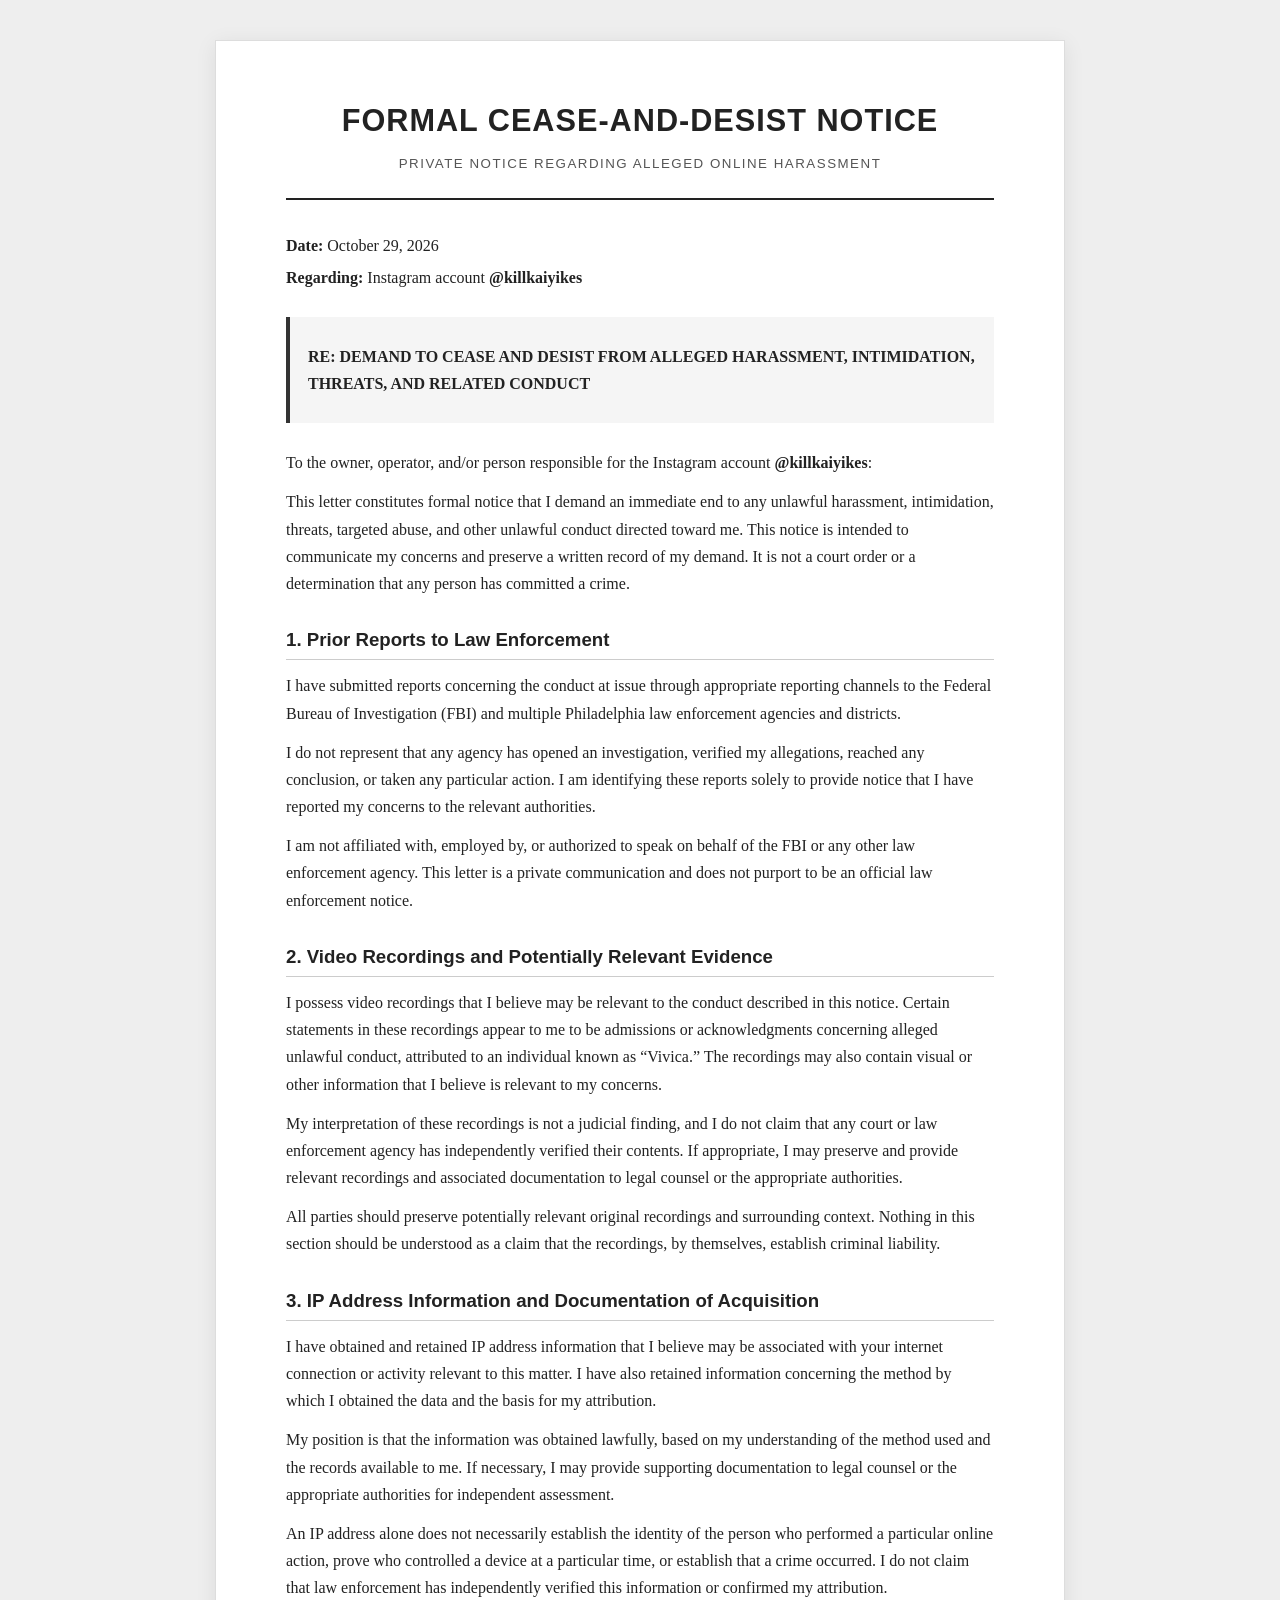
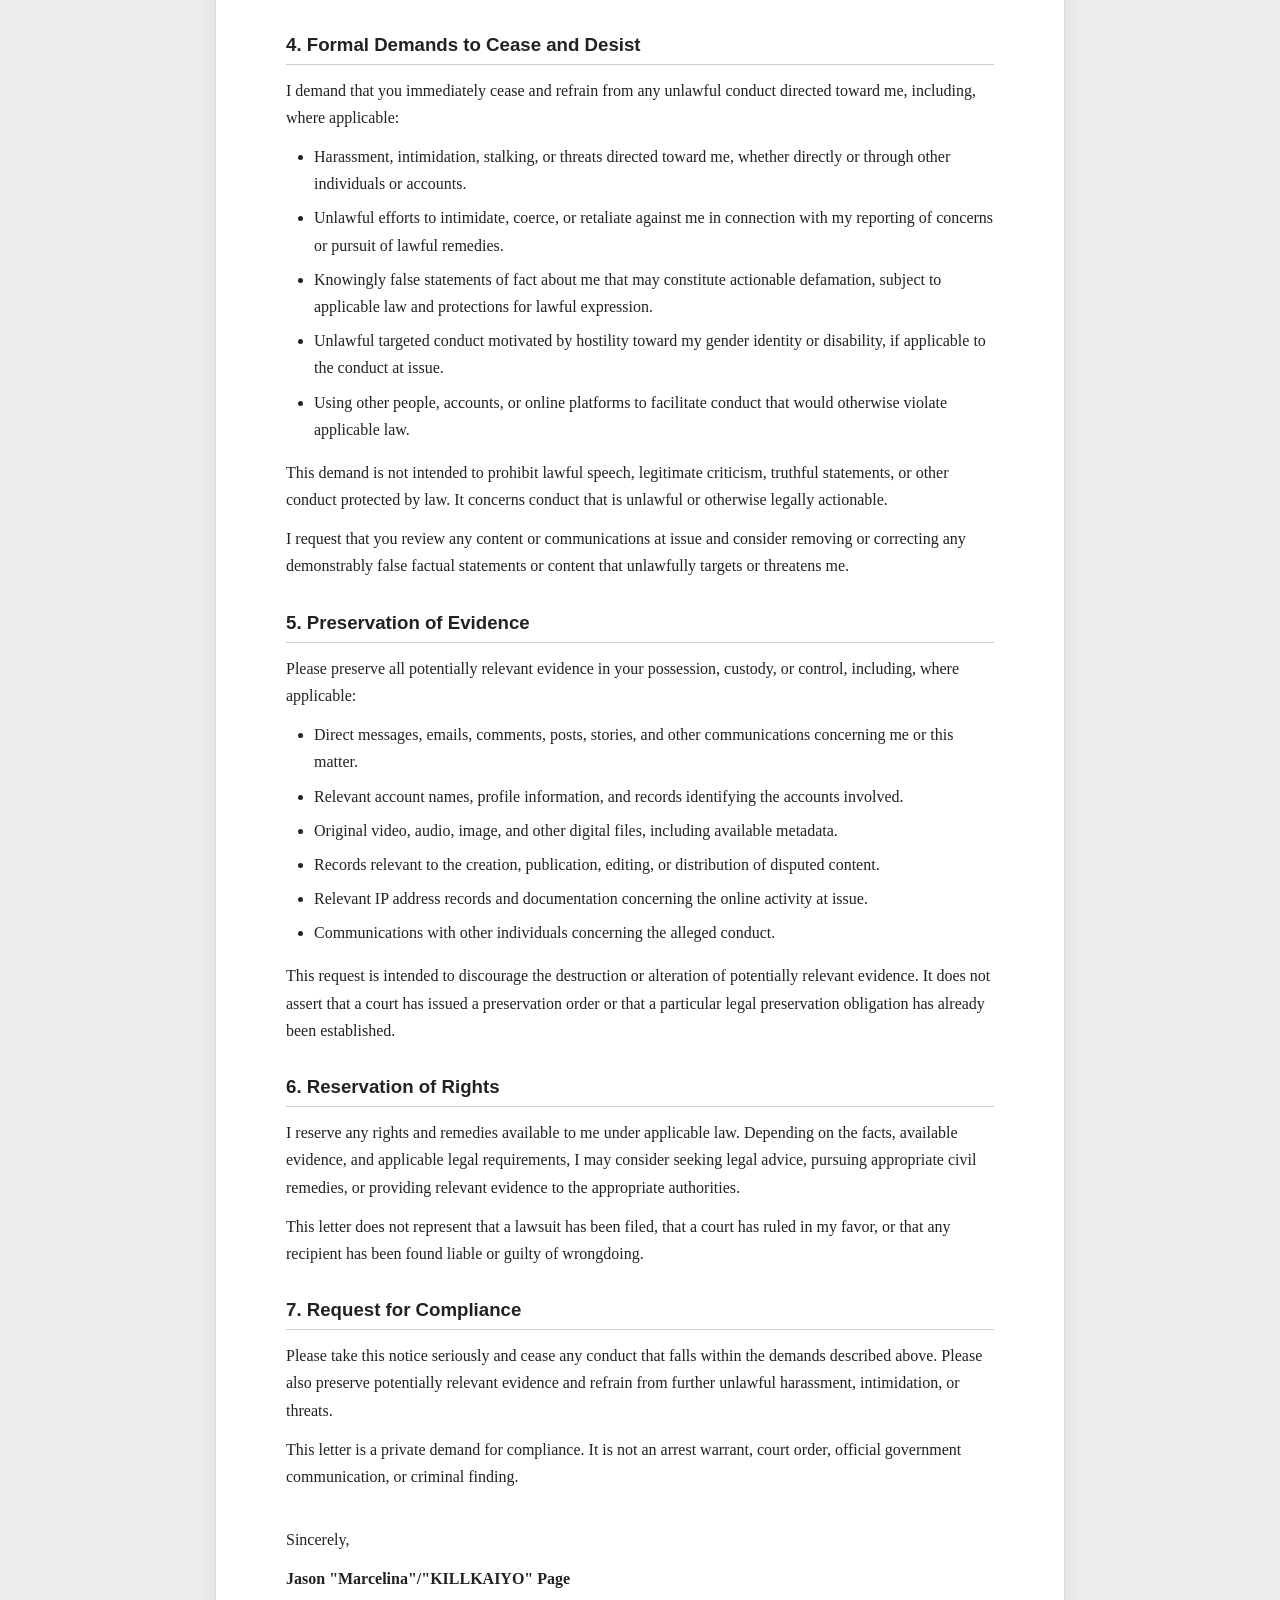
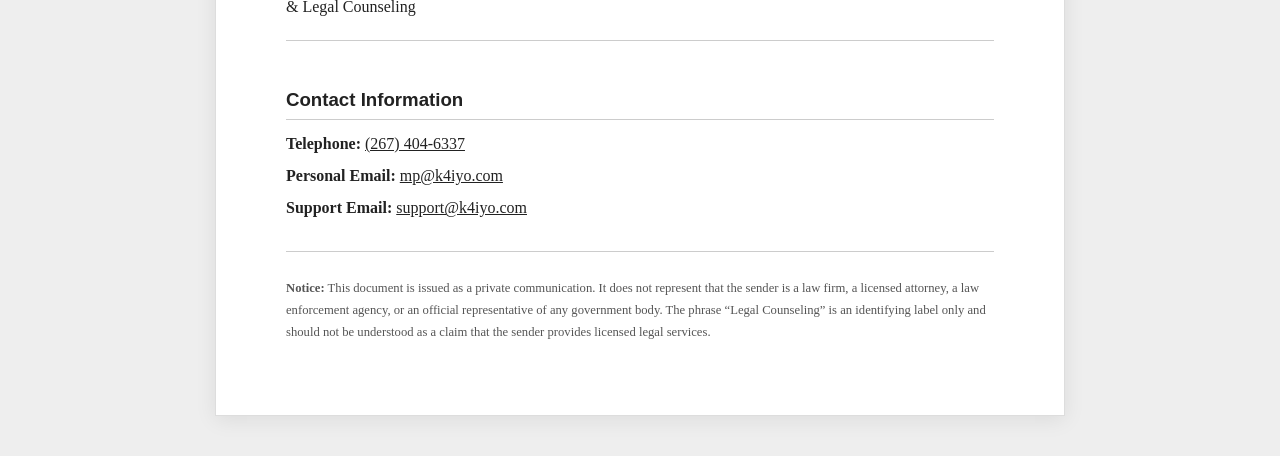
<file: cad/index.html>
<!DOCTYPE html>

<html lang="en">

<head>

    <meta charset="UTF-8">

    <meta name="viewport" content="width=device-width, initial-scale=1.0">

    <meta name="author" content="KILLKAIYO">

    <meta name="description" content="Formal cease-and-desist notice concerning alleged online harassment and intimidation.">

    <title>Formal Cease-and-Desist Notice</title>

    <style>

        :root {

            color-scheme: light;

            --text: #222222;

            --muted: #555555;

            --rule: #cccccc;

            --paper: #ffffff;

            --background: #eeeeee;

        }

        * {

            box-sizing: border-box;

        }

        body {

            margin: 0;

            padding: 40px 20px;

            background: var(--background);

            color: var(--text);

            font-family: Georgia, "Times New Roman", serif;

            font-size: 12pt;

            line-height: 1.7;

        }

        main {

            max-width: 850px;

            margin: 0 auto;

            padding: 60px 70px;

            background: var(--paper);

            border: 1px solid #dddddd;

            box-shadow: 0 4px 20px rgba(0, 0, 0, 0.08);

        }

        header {

            margin-bottom: 32px;

            padding-bottom: 22px;

            border-bottom: 2px solid var(--text);

            text-align: center;

        }

        h1 {

            margin: 0 0 12px;

            font-family: Arial, Helvetica, sans-serif;

            font-size: 23pt;

            line-height: 1.3;

            letter-spacing: 1px;

            text-transform: uppercase;

        }

        .document-subtitle {

            margin: 0;

            color: var(--muted);

            font-family: Arial, Helvetica, sans-serif;

            font-size: 10pt;

            letter-spacing: 1.5px;

            text-transform: uppercase;

        }

        .metadata {

            margin: 26px 0;

        }

        .metadata p {

            margin: 5px 0;

        }

        .subject {

            margin: 26px 0;

            padding: 14px 18px;

            border-left: 4px solid #333333;

            background: #f5f5f5;

        }

        h2 {

            margin: 30px 0 10px;

            padding-bottom: 6px;

            border-bottom: 1px solid var(--rule);

            font-family: Arial, Helvetica, sans-serif;

            font-size: 14pt;

            line-height: 1.4;

        }

        p {

            margin: 12px 0;

        }

        ul {

            margin: 10px 0 16px;

            padding-left: 28px;

        }

        li {

            margin: 7px 0;

        }

        .signature {

            margin-top: 36px;

        }

        .contact-information {

            margin-top: 20px;

            padding-top: 16px;

            border-top: 1px solid var(--rule);

        }

        .contact-information p {

            margin: 5px 0;

            overflow-wrap: anywhere;

        }

        .disclaimer {

            margin-top: 30px;

            padding-top: 14px;

            border-top: 1px solid var(--rule);

            color: var(--muted);

            font-size: 9.5pt;

        }

        a {

            color: inherit;

            text-decoration: underline;

        }

        @media screen and (max-width: 640px) {

            body {

                padding: 0;

                font-size: 11pt;

            }

            main {

                padding: 32px 22px;

                border: none;

                box-shadow: none;

            }

            h1 {

                font-size: 19pt;

            }

        }

        @media print {

            @page {

                size: letter;

                margin: 0.75in;

            }

            body {

                padding: 0;

                background: #ffffff;

                font-size: 11pt;

                line-height: 1.5;

            }

            main {

                max-width: none;

                margin: 0;

                padding: 0;

                border: none;

                box-shadow: none;

            }

            h2 {

                break-after: avoid;

            }

            p, li {

                orphans: 3;

                widows: 3;

            }

            .subject {

                background: #ffffff;

            }

        }

    </style>

</head>

<body>

    <main>

        <header>

            <h1>Formal Cease-and-Desist Notice</h1>

            <p class="document-subtitle">

                Private Notice Regarding Alleged Online Harassment

            </p>

        </header>

        <section class="metadata" aria-label="Document information">

            <p><strong>Date:</strong> October 29, 2026</p>

            <p><strong>Regarding:</strong> Instagram account <strong>@killkaiyikes</strong></p>

        </section>

        <div class="subject">

            <p><strong>RE: DEMAND TO CEASE AND DESIST FROM ALLEGED HARASSMENT, INTIMIDATION, THREATS, AND RELATED CONDUCT</strong></p>

        </div>

        <p>To the owner, operator, and/or person responsible for the Instagram account <strong>@killkaiyikes</strong>:</p>

        <p>This letter constitutes formal notice that I demand an immediate end to any unlawful harassment, intimidation, threats, targeted abuse, and other unlawful conduct directed toward me. This notice is intended to communicate my concerns and preserve a written record of my demand. It is not a court order or a determination that any person has committed a crime.</p>

        <section>

            <h2>1. Prior Reports to Law Enforcement</h2>

            <p>I have submitted reports concerning the conduct at issue through appropriate reporting channels to the Federal Bureau of Investigation (FBI) and multiple Philadelphia law enforcement agencies and districts.</p>

            <p>I do not represent that any agency has opened an investigation, verified my allegations, reached any conclusion, or taken any particular action. I am identifying these reports solely to provide notice that I have reported my concerns to the relevant authorities.</p>

            <p>I am not affiliated with, employed by, or authorized to speak on behalf of the FBI or any other law enforcement agency. This letter is a private communication and does not purport to be an official law enforcement notice.</p>

        </section>

        <section>

            <h2>2. Video Recordings and Potentially Relevant Evidence</h2>

            <p>I possess video recordings that I believe may be relevant to the conduct described in this notice. Certain statements in these recordings appear to me to be admissions or acknowledgments concerning alleged unlawful conduct, attributed to an individual known as “Vivica.” The recordings may also contain visual or other information that I believe is relevant to my concerns.</p>

            <p>My interpretation of these recordings is not a judicial finding, and I do not claim that any court or law enforcement agency has independently verified their contents. If appropriate, I may preserve and provide relevant recordings and associated documentation to legal counsel or the appropriate authorities.</p>

            <p>All parties should preserve potentially relevant original recordings and surrounding context. Nothing in this section should be understood as a claim that the recordings, by themselves, establish criminal liability.</p>

        </section>

        <section>

            <h2>3. IP Address Information and Documentation of Acquisition</h2>

            <p>I have obtained and retained IP address information that I believe may be associated with your internet connection or activity relevant to this matter. I have also retained information concerning the method by which I obtained the data and the basis for my attribution.</p>

            <p>My position is that the information was obtained lawfully, based on my understanding of the method used and the records available to me. If necessary, I may provide supporting documentation to legal counsel or the appropriate authorities for independent assessment.</p>

            <p>An IP address alone does not necessarily establish the identity of the person who performed a particular online action, prove who controlled a device at a particular time, or establish that a crime occurred. I do not claim that law enforcement has independently verified this information or confirmed my attribution.</p>

        </section>

        <section>

            <h2>4. Formal Demands to Cease and Desist</h2>

            <p>I demand that you immediately cease and refrain from any unlawful conduct directed toward me, including, where applicable:</p>

            <ul>

                <li>Harassment, intimidation, stalking, or threats directed toward me, whether directly or through other individuals or accounts.</li>

                <li>Unlawful efforts to intimidate, coerce, or retaliate against me in connection with my reporting of concerns or pursuit of lawful remedies.</li>

                <li>Knowingly false statements of fact about me that may constitute actionable defamation, subject to applicable law and protections for lawful expression.</li>

                <li>Unlawful targeted conduct motivated by hostility toward my gender identity or disability, if applicable to the conduct at issue.</li>

                <li>Using other people, accounts, or online platforms to facilitate conduct that would otherwise violate applicable law.</li>

            </ul>

            <p>This demand is not intended to prohibit lawful speech, legitimate criticism, truthful statements, or other conduct protected by law. It concerns conduct that is unlawful or otherwise legally actionable.</p>

            <p>I request that you review any content or communications at issue and consider removing or correcting any demonstrably false factual statements or content that unlawfully targets or threatens me.</p>

        </section>

        <section>

            <h2>5. Preservation of Evidence</h2>

            <p>Please preserve all potentially relevant evidence in your possession, custody, or control, including, where applicable:</p>

            <ul>

                <li>Direct messages, emails, comments, posts, stories, and other communications concerning me or this matter.</li>

                <li>Relevant account names, profile information, and records identifying the accounts involved.</li>

                <li>Original video, audio, image, and other digital files, including available metadata.</li>

                <li>Records relevant to the creation, publication, editing, or distribution of disputed content.</li>

                <li>Relevant IP address records and documentation concerning the online activity at issue.</li>

                <li>Communications with other individuals concerning the alleged conduct.</li>

            </ul>

            <p>This request is intended to discourage the destruction or alteration of potentially relevant evidence. It does not assert that a court has issued a preservation order or that a particular legal preservation obligation has already been established.</p>

        </section>

        <section>

            <h2>6. Reservation of Rights</h2>

            <p>I reserve any rights and remedies available to me under applicable law. Depending on the facts, available evidence, and applicable legal requirements, I may consider seeking legal advice, pursuing appropriate civil remedies, or providing relevant evidence to the appropriate authorities.</p>

            <p>This letter does not represent that a lawsuit has been filed, that a court has ruled in my favor, or that any recipient has been found liable or guilty of wrongdoing.</p>

        </section>

        <section>

            <h2>7. Request for Compliance</h2>

            <p>Please take this notice seriously and cease any conduct that falls within the demands described above. Please also preserve potentially relevant evidence and refrain from further unlawful harassment, intimidation, or threats.</p>

            <p>This letter is a private demand for compliance. It is not an arrest warrant, court order, official government communication, or criminal finding.</p>

        </section>

        <section class="signature">

            <p>Sincerely,</p>

            <p>

                <strong>Jason "Marcelina"/"KILLKAIYO" Page</strong><br>

                & Legal Counseling

            </p>

            <div class="contact-information">

                <h2>Contact Information</h2>

                <p><strong>Telephone:</strong> <a href="tel:+12674046337">(267) 404-6337</a></p>

                <p><strong>Personal Email:</strong> <a href="mailto:mp@k4iyo.com">mp@k4iyo.com</a></p>

                <p><strong>Support Email:</strong> <a href="mailto:support@k4iyo.com">support@k4iyo.com</a></p>

                </p>

            </div>

        </section>

        <footer class="disclaimer">

            <p><strong>Notice:</strong> This document is issued as a private communication. It does not represent that the sender is a law firm, a licensed attorney, a law enforcement agency, or an official representative of any government body. The phrase “Legal Counseling” is an identifying label only and should not be understood as a claim that the sender provides licensed legal services.</p>

        </footer>

    </main>

</body>

</html>
</file>
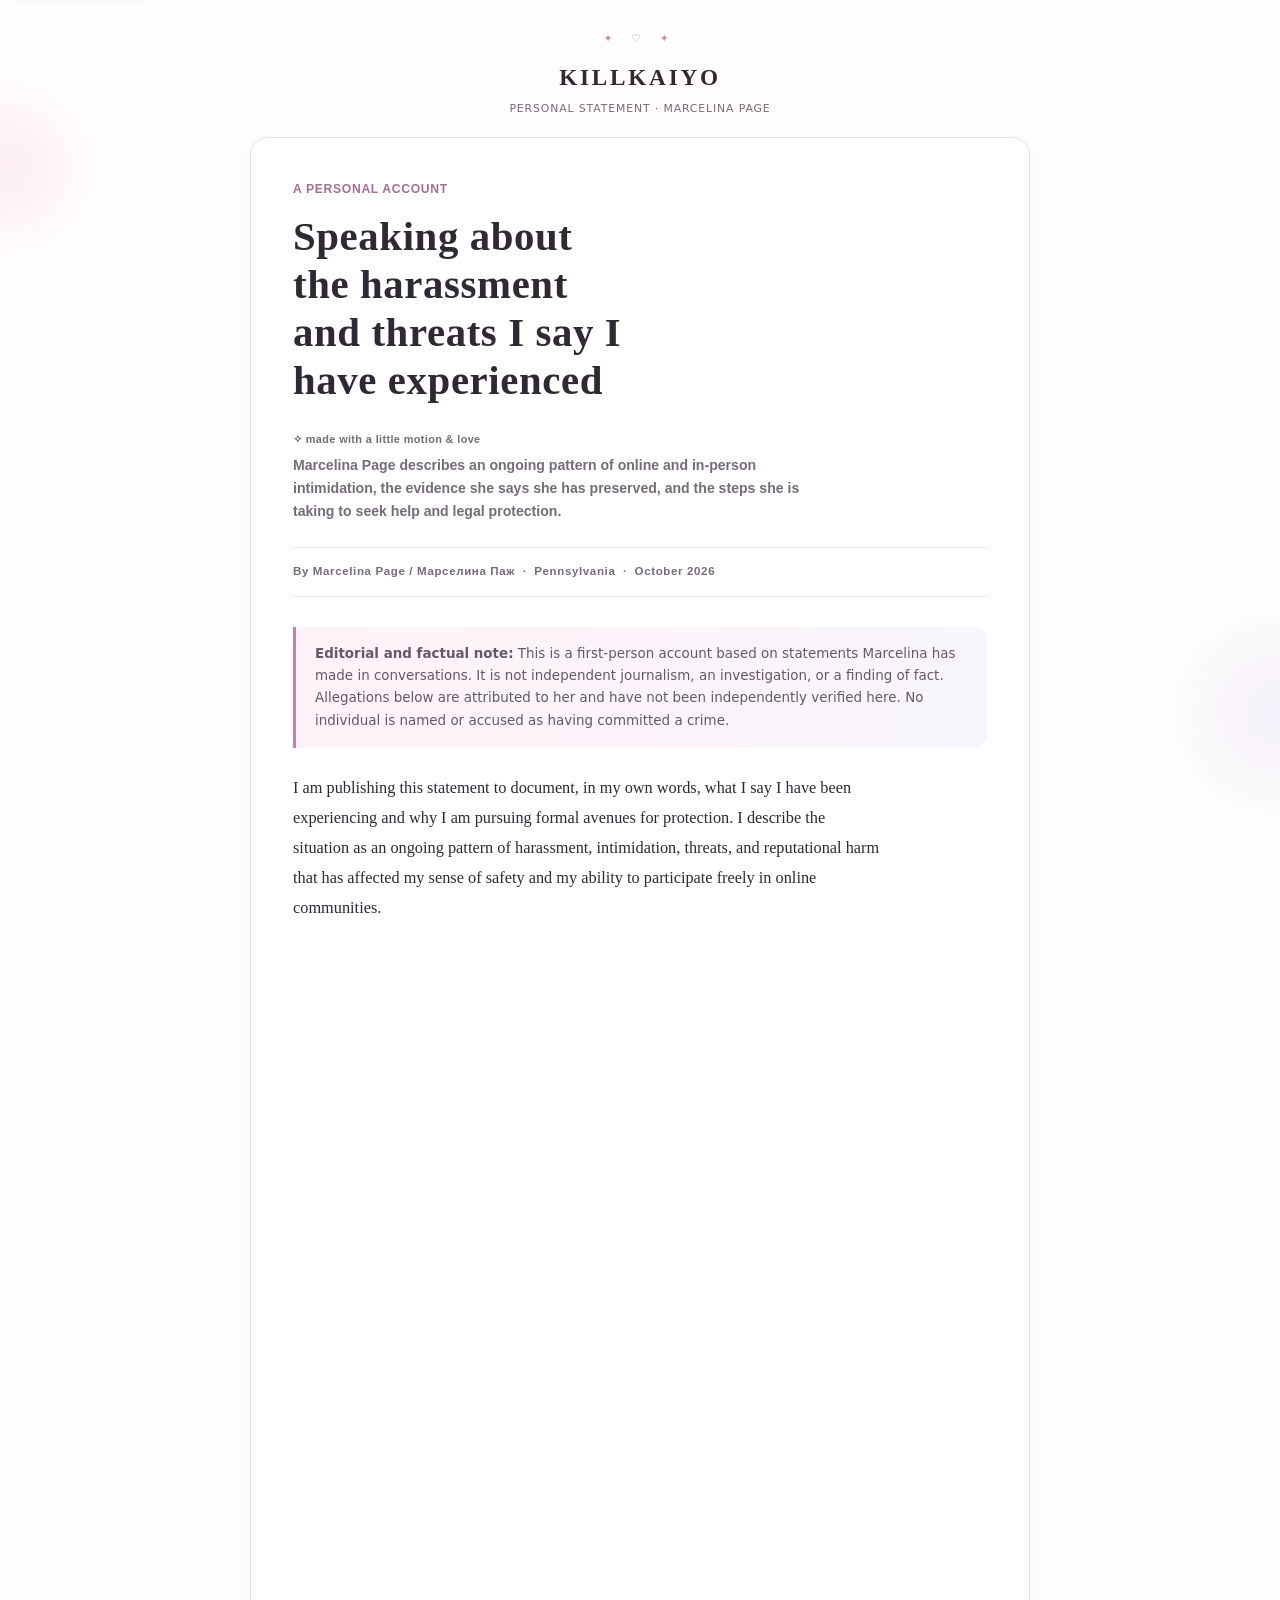
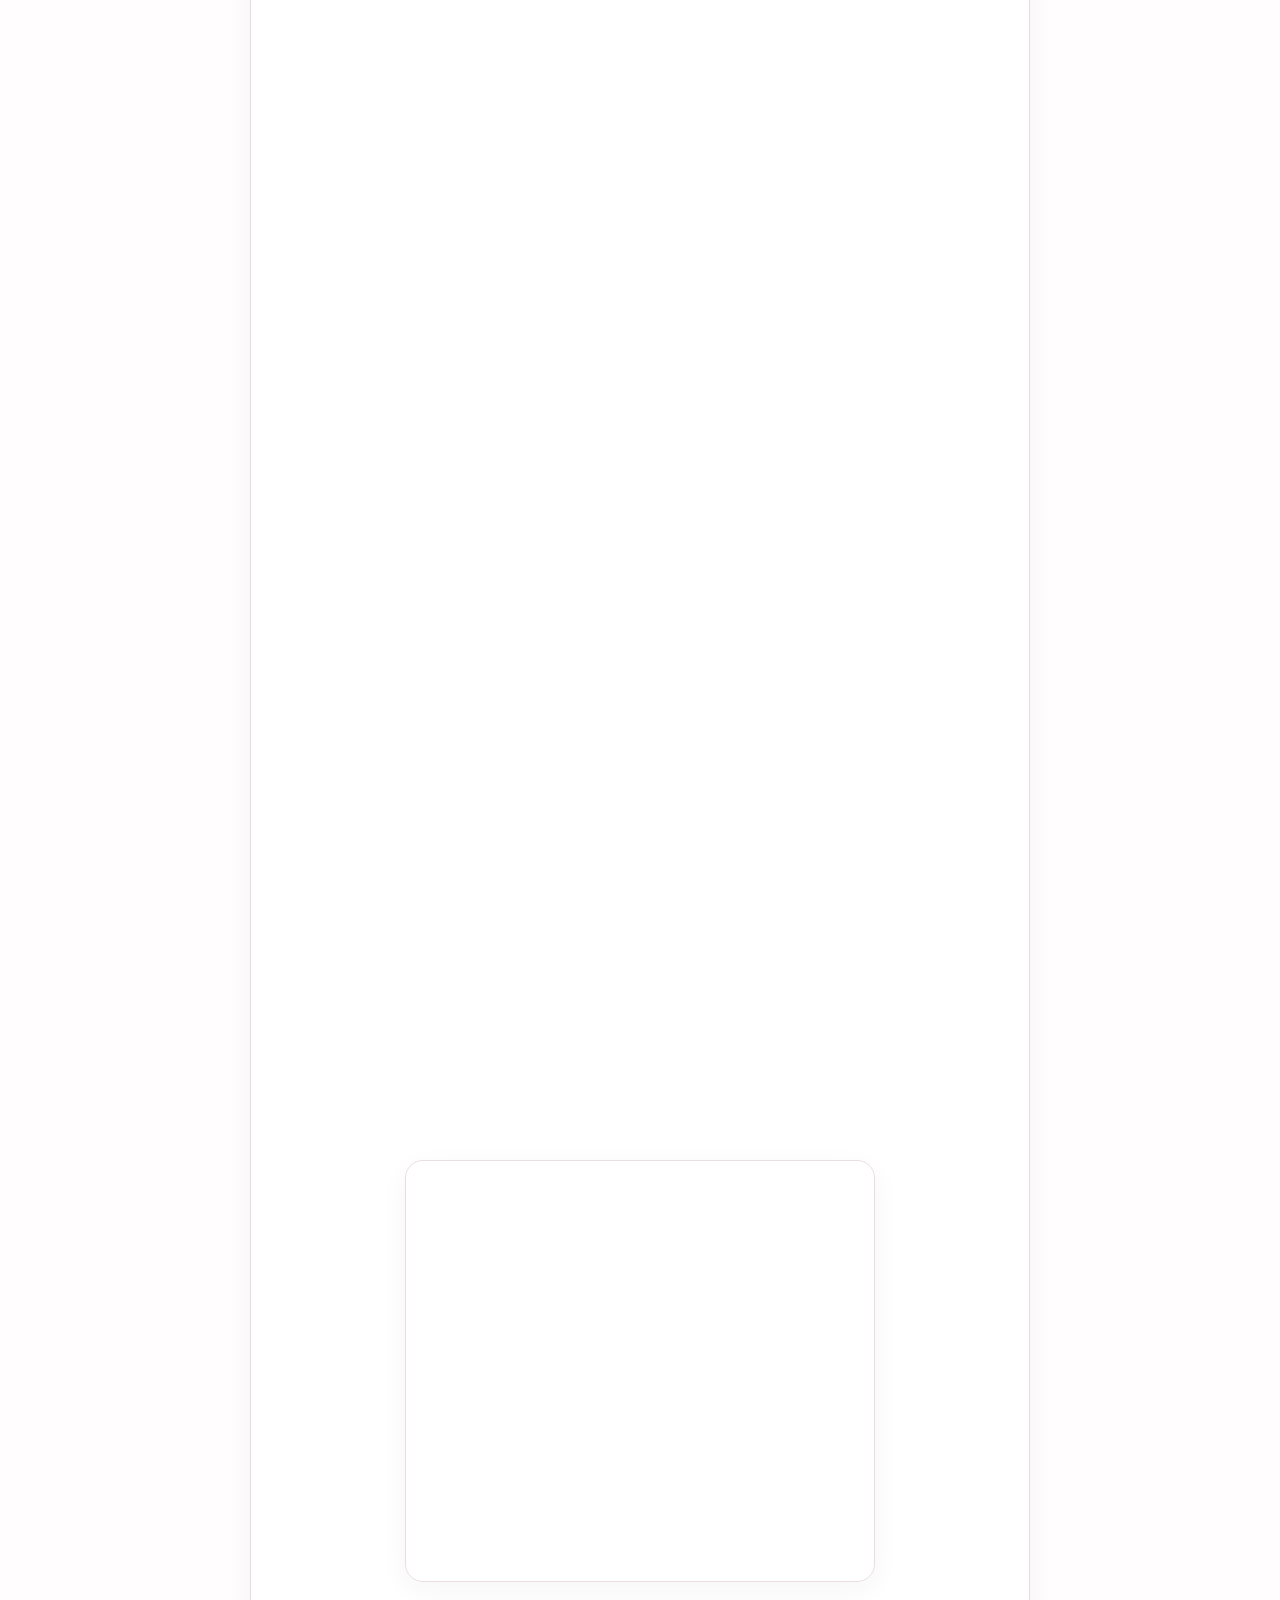
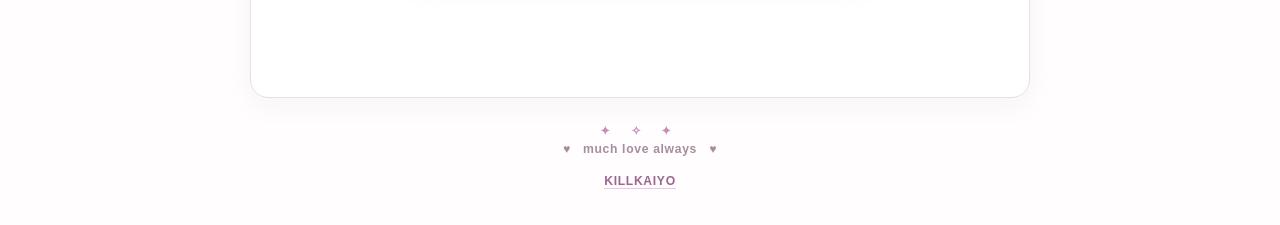
<file: dc/index.html>
<!doctype html>
<html lang="en">
<head>
<meta charset="utf-8"><meta name="viewport" content="width=device-width,initial-scale=1">
<meta name="theme-color" content="#fff8fc"><meta name="description" content="A personal account by Marcelina Page concerning allegations of harassment, threats, and their impact.">
<title>A Personal Account — KILLKAIYO</title>
<style>
:root{--ink:#29232d;--muted:#817684;--pink:#e9a9cb;--blue:#b9dff0;--lav:#d9c9f1;--paper:#fffafd;--line:#f0dfeb}*{box-sizing:border-box}body{margin:0;background:radial-gradient(ellipse at 8% 4%,#fce8f3 0,transparent 30%),radial-gradient(ellipse at 95% 95%,#e9f6fc 0,transparent 34%),var(--paper);color:var(--ink);font:16px/1.85 Georgia,"Times New Roman",serif}.wrap{width:min(820px,calc(100% - 36px));margin:auto;padding:42px 0}.mast{text-align:center;font:12px/1.6 ui-sans-serif,system-ui,sans-serif;letter-spacing:.25em;color:#b17da3}.mast strong{display:block;font-size:24px;letter-spacing:.16em;color:var(--ink);margin:12px 0 3px}.mast span{letter-spacing:.08em;color:var(--muted)}.paper{margin-top:30px;background:#ffffffd9;border:1px solid var(--line);border-radius:18px;padding:clamp(24px,6vw,54px);box-shadow:0 16px 50px #d9b8cf20}.eyebrow{font:11px ui-sans-serif,system-ui,sans-serif;letter-spacing:.2em;text-transform:uppercase;color:#a36f96}.headline{font-size:clamp(2rem,6vw,3rem);line-height:1.13;letter-spacing:-.025em;margin:14px 0 16px;font-weight:600}.dek{font-size:1.12rem;color:#6f6472;line-height:1.65}.byline{font:12px/1.8 ui-sans-serif,system-ui,sans-serif;color:var(--muted);border-top:1px solid var(--line);border-bottom:1px solid var(--line);padding:12px 0;margin:24px 0 30px}.notice{font:13px/1.7 ui-sans-serif,system-ui,sans-serif;background:#fff6fb;border-left:3px solid var(--pink);padding:13px 16px;color:#655867;margin:25px 0}h2{font:600 1.05rem ui-sans-serif,system-ui,sans-serif;letter-spacing:.03em;margin:30px 0 8px}p{margin:0 0 17px}.quote{padding-left:18px;border-left:2px solid var(--blue);color:#665b69;font-style:italic}.end{margin-top:32px;padding-top:20px;border-top:1px solid var(--line);font:13px/1.8 ui-sans-serif,system-ui,sans-serif;color:var(--muted)}a{color:#9d6592;text-decoration:none;border-bottom:1px solid #e8c9df}.foot{text-align:center;color:#a58d9f;font:12px ui-sans-serif,system-ui,sans-serif;margin-top:24px}.spark{color:#c88db7;letter-spacing:.7em}

.contact-card{width:min(100%,470px);margin:24px auto 0;padding:21px 22px 20px;border:1px solid #f1d6e0;border-radius:22px;background:rgba(255,250,253,.62);text-align:center;font-family:ui-sans-serif,system-ui,-apple-system,"Segoe UI",sans-serif}
.contact-card h2{margin:0 0 5px;font-size:1.45rem}
.contact-intro{margin:0 0 16px;color:#817786;font-family:Georgia,serif;font-size:.88rem;font-style:italic}
.contact-name{margin:0 0 13px;color:#594c54;font-family:Georgia,serif;font-size:1rem;line-height:1.6}
.contact-details{display:grid;gap:9px;font-size:.84rem;line-height:1.55}
.contact-details p{margin:0;overflow-wrap:anywhere}
.contact-label{display:block;color:#9a7182;font-size:.68rem;letter-spacing:.12em;text-transform:uppercase}
.contact-details a{color:#66515b;text-decoration:underline;text-decoration-color:#e4afc2;text-underline-offset:3px}
.about-link{display:inline-flex;align-items:center;justify-content:center;padding:10px 19px;border:1px solid #ead5de;border-radius:999px;background:linear-gradient(110deg,#fff5fa,#f4faff);color:#795574;text-decoration:none;font:italic .94rem Georgia,serif}



/* KILLKAIYO refreshed visual system */
:root {
  --ink: #29232d;
  --muted: #766d79;
  --pink: #d98caf;
  --pink-deep: #a85f88;
  --pink-soft: #f8e5ee;
  --lilac: #e9e1f7;
  --blue-soft: #e5f2f8;
  --paper: #fffafd;
  --line: #efdae7;
  --shadow: 0 22px 70px rgba(116, 76, 103, .09);
}
html { scroll-behavior: smooth; }
body {
  background-color: var(--paper);
  background-image:
    radial-gradient(ellipse at 8% 5%, rgba(248, 220, 235, .72), transparent 34rem),
    radial-gradient(ellipse at 94% 88%, rgba(220, 237, 248, .68), transparent 36rem),
    radial-gradient(ellipse at 50% 48%, rgba(239, 230, 249, .24), transparent 42rem);
}
::selection { background: #f4cfe0; color: #332635; }
a { transition: color .2s ease, background .2s ease, border-color .2s ease, transform .2s ease, box-shadow .2s ease; }
a:focus-visible {
  outline: 3px solid rgba(169, 103, 145, .55);
  outline-offset: 4px;
  border-radius: 5px;
}
h1, h2 { text-wrap: balance; }
@media (prefers-reduced-motion: reduce) {
  *, *::before, *::after { scroll-behavior: auto !important; transition-duration: .01ms !important; animation-duration: .01ms !important; }
}

/* Personal statement page refinements */
.wrap { width: min(860px, calc(100% - 34px)); padding: clamp(26px, 6vw, 54px) 0 42px; }
.paper {
  border: 1px solid rgba(239, 218, 231, .95);
  border-radius: 26px;
  background: rgba(255,255,255,.84);
  box-shadow: var(--shadow);
  backdrop-filter: blur(12px);
  padding: clamp(24px, 6vw, 58px);
}
.headline { max-width: 19ch; }
.dek { max-width: 68ch; }
.byline { padding: 15px 0; }
.notice { border-radius: 0 13px 13px 0; background: linear-gradient(100deg,#fff3f8,#f8f5fc); padding: 16px 19px; }
article p { max-width: 72ch; }
article h2 { padding-top: 8px; }
.contact-card { box-shadow: var(--shadow); background: rgba(255,255,255,.78); }
.contact-details p { padding: 10px 12px; border-radius: 12px; background: rgba(250,241,247,.72); }
.about-link { display: inline-flex; justify-content: center; align-items: center; min-height: 48px; padding: 12px 22px; border-radius: 999px; background: linear-gradient(135deg,#f9e6ef,#f0eafa); border: 1px solid #efd5e4; }
.about-link:hover { transform: translateY(-2px); box-shadow: 0 10px 24px rgba(116,76,103,.1); }
@media(max-width:480px) { .wrap { width: min(100% - 26px, 860px); } .headline { font-size: clamp(1.8rem, 9vw, 2.6rem); } }


.skip-link { position:absolute; left:12px; top:-60px; z-index:20; padding:10px 14px; border-radius:10px; background:#fff; color:#5c3e55; box-shadow:0 5px 20px #0002; }
.skip-link:focus { top:12px; }


/* Refined layout: quieter surfaces, consistent type scale, clearer hierarchy */
:root {
  --ink: #302934;
  --muted: #756b78;
  --pink: #c982a5;
  --pink-deep: #965c7d;
  --pink-soft: #f7eaf1;
  --lavender-soft: #f1edf8;
  --paper: #fffdfd;
  --line: #eadde6;
  --serif: "Iowan Old Style", "Palatino Linotype", "Book Antiqua", Georgia, serif;
  --sans: -apple-system, BlinkMacSystemFont, "Segoe UI", sans-serif;
}
body {
  color: var(--ink);
  background: #fffdfd;
  font-family: var(--sans);
  line-height: 1.7;
}
h1, h2, h3, .headline, .name {
  font-family: var(--serif);
  font-weight: 600;
  letter-spacing: .015em;
}
p { margin-block: 0 1.05em; }
small, .tag, .sub, .eyebrow, .dek, .byline, .contact-label, .contact-intro,
.handle, .platform-name, .foot, .footer, .closing {
  font-family: var(--sans);
}
.tag, .sub, .eyebrow, .contact-label, .contact-intro, .platform-name,
.handle, .byline, .foot {
  font-size: .76rem;
  font-weight: 650;
  letter-spacing: .055em;
  line-height: 1.55;
}
.panel, .paper, .socials, .contact-card {
  background: #fff;
  border: 1px solid var(--line);
  box-shadow: 0 8px 28px rgba(70, 48, 65, .045);
  backdrop-filter: none;
}
.panel, .paper, .socials, .contact-card { border-radius: 18px; }
.rule, .heart-divider { opacity: .55; }
a { text-decoration-thickness: 1px; text-underline-offset: 3px; }
a:hover { color: var(--pink-deep); }
.social-link, .about-link {
  box-shadow: none;
  border: 1px solid var(--line);
  background: #fff;
  min-height: 49px;
}
.social-link:hover, .about-link:hover {
  background: var(--pink-soft);
  box-shadow: none;
  transform: translateY(-1px);
}
.contact-details p {
  margin: 0;
  padding: 9px 11px;
  border: 1px solid #f1e8ee;
  border-radius: 10px;
  background: #fffafd;
  overflow-wrap: anywhere;
}
.contact-name { font-family: var(--serif); font-weight: 650; font-size: 1.02rem; }
.contact-label { color: var(--pink-deep); text-transform: uppercase; }
.skip-link { font-family: var(--sans); }
@media (max-width: 600px) {
  body { line-height: 1.68; }
  .panel, .paper, .socials, .contact-card { border-radius: 15px; }
}


.wrap { width: min(780px, calc(100% - 32px)); padding: 30px 0 34px; }
.mast { font-size: .68rem; letter-spacing: .2em; }
.mast strong { font-family: var(--serif); font-size: 1.45rem; letter-spacing: .12em; }
.paper { margin-top: 20px; padding: clamp(22px, 5vw, 42px); }
.headline { font-size: clamp(1.85rem, 6vw, 2.55rem); line-height: 1.18; }
.dek { font-size: .88rem; line-height: 1.65; font-weight: 600; color: var(--muted); }
.byline { font-size: .72rem; font-weight: 650; }
.notice { font-size: .84rem; line-height: 1.65; border-left-width: 3px; }
article { font-family: var(--serif); font-size: 1.02rem; line-height: 1.85; }
article h2 { font-family: var(--sans); font-size: 1.02rem; font-weight: 750; letter-spacing: .015em; margin: 30px 0 10px; }
article p { margin: 0 0 1.15em; }
.quote { font-size: .96rem; line-height: 1.7; }
.contact-card { padding: 20px; margin-top: 24px; }
.contact-details { gap: 9px; }
.about-link { font-size: .8rem; font-weight: 650; }



/* Interactive motion layer — restrained, touch-friendly, reduced-motion aware */
:root {
  --motion-pink: #d58caf;
  --motion-lilac: #b9a6d8;
  --motion-blue: #a8cddd;
}
body { overflow-x: hidden; }
.motion-orb {
  position: fixed; z-index: -1; pointer-events: none; border-radius: 50%;
  filter: blur(2px); opacity: .28; mix-blend-mode: multiply;
  animation: orb-drift 17s ease-in-out infinite alternate;
}
.motion-orb.orb-one {
  width: 190px; height: 190px; top: 8vh; left: -90px;
  background: radial-gradient(circle, #f3c6dc 0%, rgba(243,198,220,0) 72%);
}
.motion-orb.orb-two {
  width: 230px; height: 230px; right: -110px; bottom: 8vh;
  background: radial-gradient(circle, #d9d0f0 0%, rgba(217,208,240,0) 72%);
  animation-delay: -7s;
}
@keyframes orb-drift {
  from { transform: translate3d(0,-10px,0) scale(.94); }
  to { transform: translate3d(25px,24px,0) scale(1.08); }
}
@keyframes fade-rise {
  from { opacity: 0; transform: translateY(13px); }
  to { opacity: 1; transform: translateY(0); }
}
@keyframes soft-pulse {
  0%,100% { box-shadow: 0 0 0 0 rgba(213,140,175,0); }
  50% { box-shadow: 0 0 0 6px rgba(213,140,175,.10); }
}
@keyframes twinkle {
  0%,100% { opacity: .35; transform: scale(.85) rotate(0deg); }
  50% { opacity: .9; transform: scale(1.12) rotate(18deg); }
}
main, .wrap { animation: fade-rise .75s cubic-bezier(.2,.7,.2,1) both; }
.socials, .panel, .paper, .contact-card {
  transition: transform .28s ease, box-shadow .28s ease, border-color .28s ease;
}
.social-link, .about-link, button, [role="button"] {
  touch-action: manipulation;
  -webkit-tap-highlight-color: rgba(213,140,175,.16);
  transition: transform .2s ease, background .2s ease, box-shadow .2s ease, border-color .2s ease;
}
.social-link:active, .about-link:active, button:active, [role="button"]:active {
  transform: scale(.975);
}
.interactive-tilt { transform-style: preserve-3d; will-change: transform; }
.motion-spark {
  position: fixed; z-index: 5; pointer-events: none; font-size: 13px;
  color: var(--motion-pink); opacity: 0;
  animation: spark-pop .72s ease-out forwards;
}
@keyframes spark-pop {
  0% { opacity: 0; transform: translate(-50%,-30%) scale(.4) rotate(-20deg); }
  25% { opacity: .85; }
  100% { opacity: 0; transform: translate(-50%,-125%) scale(1.25) rotate(25deg); }
}
.motion-hint {
  display: inline-block; margin-top: 10px; color: var(--muted);
  font: 600 .68rem/1.5 var(--sans); letter-spacing: .035em;
}
.motion-hint .twinkle { display: inline-block; animation: twinkle 2.4s ease-in-out infinite; }
@media (hover:hover) and (pointer:fine) {
  .social-link:hover, .about-link:hover { transform: translateY(-3px); }
  .socials:hover, .panel:hover, .paper:hover, .contact-card:hover {
    border-color: #e3c8d8;
    box-shadow: 0 13px 34px rgba(70,48,65,.075);
  }
}
@media (hover:none) {
  .social-link:active, .about-link:active { background: #f9edf3; }
}
@media (prefers-reduced-motion: reduce) {
  *, *::before, *::after {
    animation-duration: .01ms !important; animation-iteration-count: 1 !important;
    transition-duration: .01ms !important; scroll-behavior: auto !important;
  }
  .interactive-tilt { transform: none !important; }
}


a:focus-visible, button:focus-visible { outline: 2px solid #b8799b; outline-offset: 4px; }
</style></head>
<body>
<a class="skip-link" href="#main-content">Skip to content</a><main id="main-content" class="wrap"><header class="mast"><div class="spark">✦ ♡ ✦</div><strong>KILLKAIYO</strong><span>PERSONAL STATEMENT · MARCELINA PAGE</span></header><article class="paper"><div class="eyebrow">A personal account</div><h1 class="headline">Speaking about the harassment and threats I say I have experienced</h1><p class="dek">Marcelina Page describes an ongoing pattern of online and in-person intimidation, the evidence she says she has preserved, and the steps she is taking to seek help and legal protection.</p><div class="byline">By Marcelina Page / Марселина Паж &nbsp;·&nbsp; Pennsylvania &nbsp;·&nbsp; October 2026</div>
<div class="notice"><strong>Editorial and factual note:</strong> This is a first-person account based on statements Marcelina has made in conversations. It is not independent journalism, an investigation, or a finding of fact. Allegations below are attributed to her and have not been independently verified here. No individual is named or accused as having committed a crime.</div>
<p>I am publishing this statement to document, in my own words, what I say I have been experiencing and why I am pursuing formal avenues for protection. I describe the situation as an ongoing pattern of harassment, intimidation, threats, and reputational harm that has affected my sense of safety and my ability to participate freely in online communities.</p>
<h2>What I say has been happening</h2>
<p>I have described the people involved as including former friends and acquaintances, as well as former domestic partners. I allege that some individuals have targeted me directly and publicly, communicated with one another about me, and engaged in conduct that I believe is coordinated. I have also described explicit threats of physical violence and statements that I understood as attempts to frighten or pressure me.</p>
<p>I have said that threats and intimidation have extended beyond online interactions. In particular, I have reported threats involving visits to homes and alleged incidents in which people were sent to my home and to the homes of family members. I understood this conduct as an effort to intimidate, harass, or cause harm to me and people close to me. These are serious allegations and should be assessed by the appropriate authorities rather than treated as established conclusions.</p>
<p>I have also described being told to leave my city. In messages I previously discussed, the phrases included <span class="quote">“Like die”</span> and <span class="quote">“Literally plz leave my city.”</span> I said the harassment had continued for weeks and that the people involved knew I was considering legal action. I have expressed concern that the timing and context were intended to intimidate me. Whether any particular message meets a legal definition is a matter for a court or relevant authority.</p>
<h2>Evidence I say I have preserved</h2>
<p>I have stated that I possess screenshots and copies of messages that I believe document threats, harassment, and statements made about me. I have also referred to other digital material and recordings in prior discussions. I have not made those materials available for independent review as part of this page, so this statement does not claim that they prove any particular allegation.</p>
<p>Where evidence exists, it should be preserved in its original form, with dates, account identifiers, and surrounding context intact, and provided through appropriate legal or investigative channels. Any claims about a person’s identity, intent, admissions, or legal responsibility require careful authentication and independent assessment.</p>
<h2>Seeking protection and reporting concerns</h2>
<p>I have said that I live in Pennsylvania and am preparing paperwork to seek an order of protection against multiple individuals. I have also discussed pursuing a police report and a civil lawsuit. At the time of the statements summarized here, I had described myself as preparing or pursuing these steps; this page does not represent that an order has already been granted or that a lawsuit has been filed or decided.</p>
<p>I have also said that I made reports to the FBI’s Counterterrorism program and to multiple Philadelphia-area agencies or police districts. I do not know whether those reports resulted in an investigation, and this page does not imply that any agency has validated my allegations, opened a case, or reached a conclusion.</p>
<h2>Personal impact</h2>
<p>I have described the experience as deeply distressing and traumatic, and said that it has affected my emotional well-being and sense of security. I have also described myself as a transgender woman and a disabled person, and have expressed the belief that hostility toward those aspects of my identity may be part of the context. That is my account of the situation; the motives of other people have not been independently established here.</p>
<p>My purpose in speaking publicly is to explain why I am documenting these events, asking for help, and seeking appropriate legal protections. I want any concerns to be evaluated through evidence, due process, and the proper channels—not through speculation, retaliation, or online escalation.</p>
<div class="end"><strong>About the author</strong><br>Marcelina Page / Марселина Паж is the person behind KILLKAIYO, a personal creative identity and online space connected with music, politics, and queer content. More information: <a href="https://k4iyo.com/">k4iyo.com</a>.</div>

<div class="rule"></div>
<section class="contact-card" aria-labelledby="contact-heading">
  <h2 id="contact-heading">Contact Me</h2>
  <p class="contact-intro">A little note or hello is always welcome ♡</p>
  <p class="contact-name"><strong>Marcelina Page / Марселина Паж</strong></p>
  <div class="contact-details">
    <p><span class="contact-label">Work Phone</span><a href="tel:+12674046337">(267) 404-6337</a></p>
    <p><span class="contact-label">Personal Email</span><a href="mailto:mp@k4iyo.com">mp@k4iyo.com</a></p>
    <p><span class="contact-label">Support Email</span><a href="mailto:support@k4iyo.com">support@k4iyo.com</a></p>
    <p><span class="contact-label">Website</span><a href="https://k4iyo.com/" target="_blank" rel="noopener noreferrer">k4iyo.com</a></p>
  </div>
</section>
<div class="about-wrap" style="margin:24px auto 0;text-align:center">
  <a class="about-link" href="/">♡ Return to Homepage ↗</a>
</div>
</article><footer class="foot"><div class="spark">✦ ✧ ✦</div><p>♥ &nbsp; much love always &nbsp; ♥</p><a href="https://k4iyo.com/">KILLKAIYO</a></footer></main>

<script>
(() => {
  const reduceMotion = window.matchMedia('(prefers-reduced-motion: reduce)').matches;
  const finePointer = window.matchMedia('(hover: hover) and (pointer: fine)').matches;

  // Add two ambient color orbs without changing the page content.
  if (!reduceMotion) {
    ['orb-one', 'orb-two'].forEach(cls => {
      const orb = document.createElement('span');
      orb.className = 'motion-orb ' + cls;
      orb.setAttribute('aria-hidden', 'true');
      document.body.appendChild(orb);
    });
  }

  // Gentle pointer tilt on larger interactive surfaces; disabled on touch.
  if (finePointer && !reduceMotion) {
    document.querySelectorAll('.socials, .panel, .paper, .contact-card').forEach(card => {
      card.classList.add('interactive-tilt');
      card.addEventListener('pointermove', event => {
        const r = card.getBoundingClientRect();
        const x = (event.clientX - r.left) / r.width - .5;
        const y = (event.clientY - r.top) / r.height - .5;
        card.style.transform = `perspective(900px) rotateX(${(-y * 1.25).toFixed(2)}deg) rotateY(${(x * 1.25).toFixed(2)}deg)`;
      });
      card.addEventListener('pointerleave', () => { card.style.transform = ''; });
    });
  }

  // Small sparkle feedback on tap/click; respects reduced-motion settings.
  if (!reduceMotion) {
    const makeSpark = (x, y) => {
      const spark = document.createElement('span');
      spark.className = 'motion-spark';
      spark.textContent = ['✦', '♡', '✧'][Math.floor(Math.random() * 3)];
      spark.style.left = x + 'px';
      spark.style.top = y + 'px';
      spark.setAttribute('aria-hidden', 'true');
      document.body.appendChild(spark);
      spark.addEventListener('animationend', () => spark.remove(), { once: true });
    };
    document.addEventListener('click', event => {
      if (event.target.closest('a, button, [role="button"]')) makeSpark(event.clientX, event.clientY);
    }, { passive: true });
  }

  // Add a small motion cue beneath the main page title when space allows.
  const title = document.querySelector('h1, .headline');
  if (title && !document.querySelector('.motion-hint')) {
    const hint = document.createElement('div');
    hint.className = 'motion-hint';
    hint.innerHTML = '<span class="twinkle" aria-hidden="true">✧</span> made with a little motion & love';
    title.insertAdjacentElement('afterend', hint);
  }
})();
</script>

</body></html>
</file>
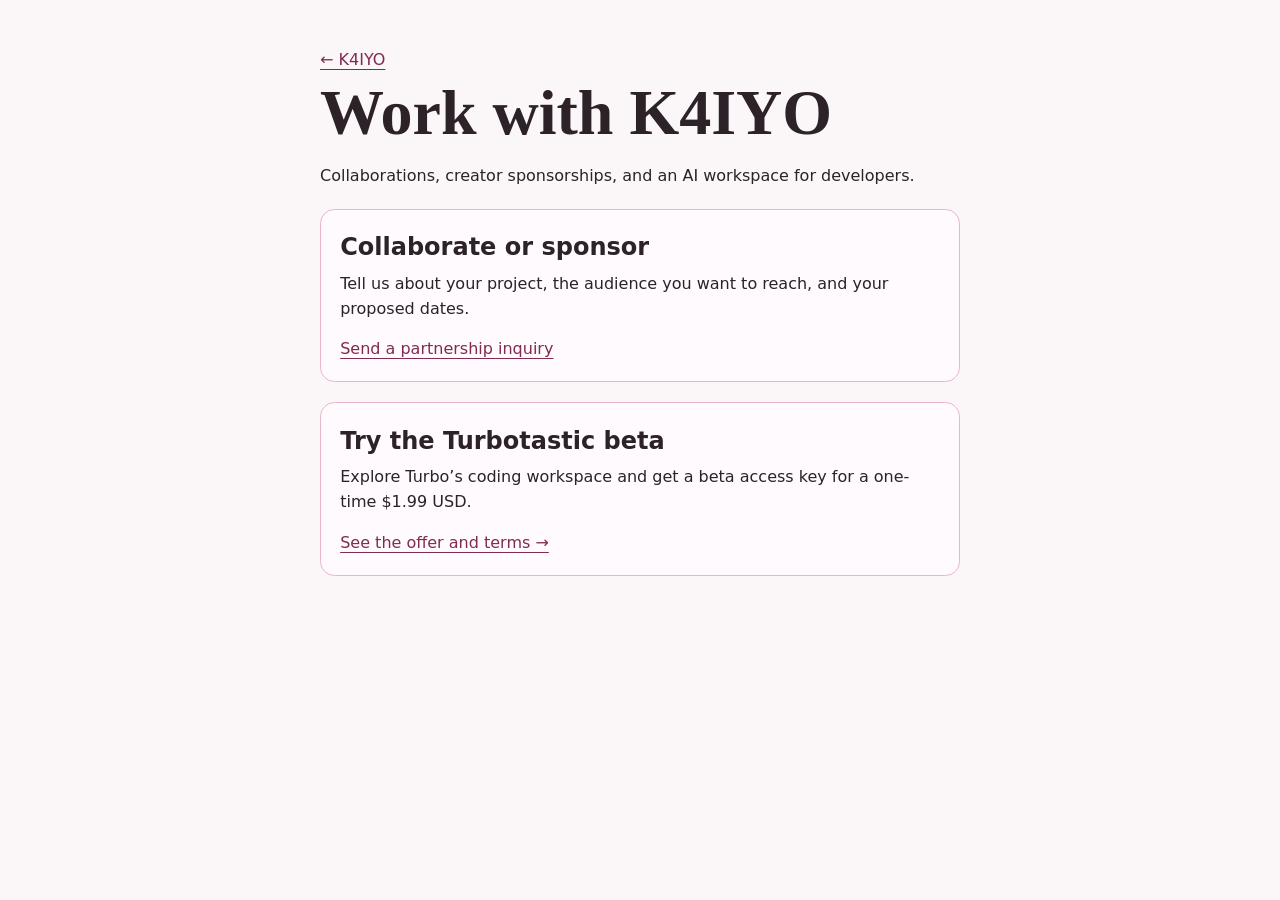
<file: partners/index.html>
<!doctype html>
<html lang="en">
<head>
  <meta charset="utf-8">
  <meta name="viewport" content="width=device-width, initial-scale=1">
  <meta name="theme-color" content="#fbf7f8">
  <meta name="description" content="Work with K4IYO on collaborations, sponsorships, and Turbotastic.">
  <title>K4IYO · Partnerships</title>
  <style>
    * { box-sizing: border-box; }
    body { margin: 0; color: #2c2228; background: #fbf7f8; font: 1rem/1.55 system-ui, sans-serif; }
    main { width: min(100% - 2rem, 40rem); margin: 3rem auto; }
    a { color: #802b51; text-underline-offset: .22em; }
    a:focus-visible { outline: 2px solid #802b51; outline-offset: 4px; }
    h1 { margin: .3rem 0 .5rem; font: 700 clamp(2.6rem, 9vw, 4rem)/1.1 Georgia, serif; }
    h2 { margin: 0 0 .35rem; }
    section { margin: 1.25rem 0; padding: 1.2rem; border: 1px solid #eab6c7; border-radius: .9rem; background: #fffafd; }
    section p { margin: 0 0 1rem; }
  </style>
</head>
<body>
  <main>
    <a href="/">← K4IYO</a>
    <h1>Work with K4IYO</h1>
    <p>Collaborations, creator sponsorships, and an AI workspace for developers.</p>
    <section aria-labelledby="sponsor">
      <h2 id="sponsor">Collaborate or sponsor</h2>
      <p>Tell us about your project, the audience you want to reach, and your proposed dates.</p>
      <a href="mailto:support@k4iyo.com?subject=K4IYO%20partnership%20inquiry">Send a partnership inquiry</a>
    </section>
    <section aria-labelledby="turbo">
      <h2 id="turbo">Try the Turbotastic beta</h2>
      <p>Explore Turbo’s coding workspace and get a beta access key for a one-time $1.99 USD.</p>
      <a href="https://turbotastic.net/beta/#offer">See the offer and terms →</a>
    </section>
  </main>
</body>
</html>
</file>
